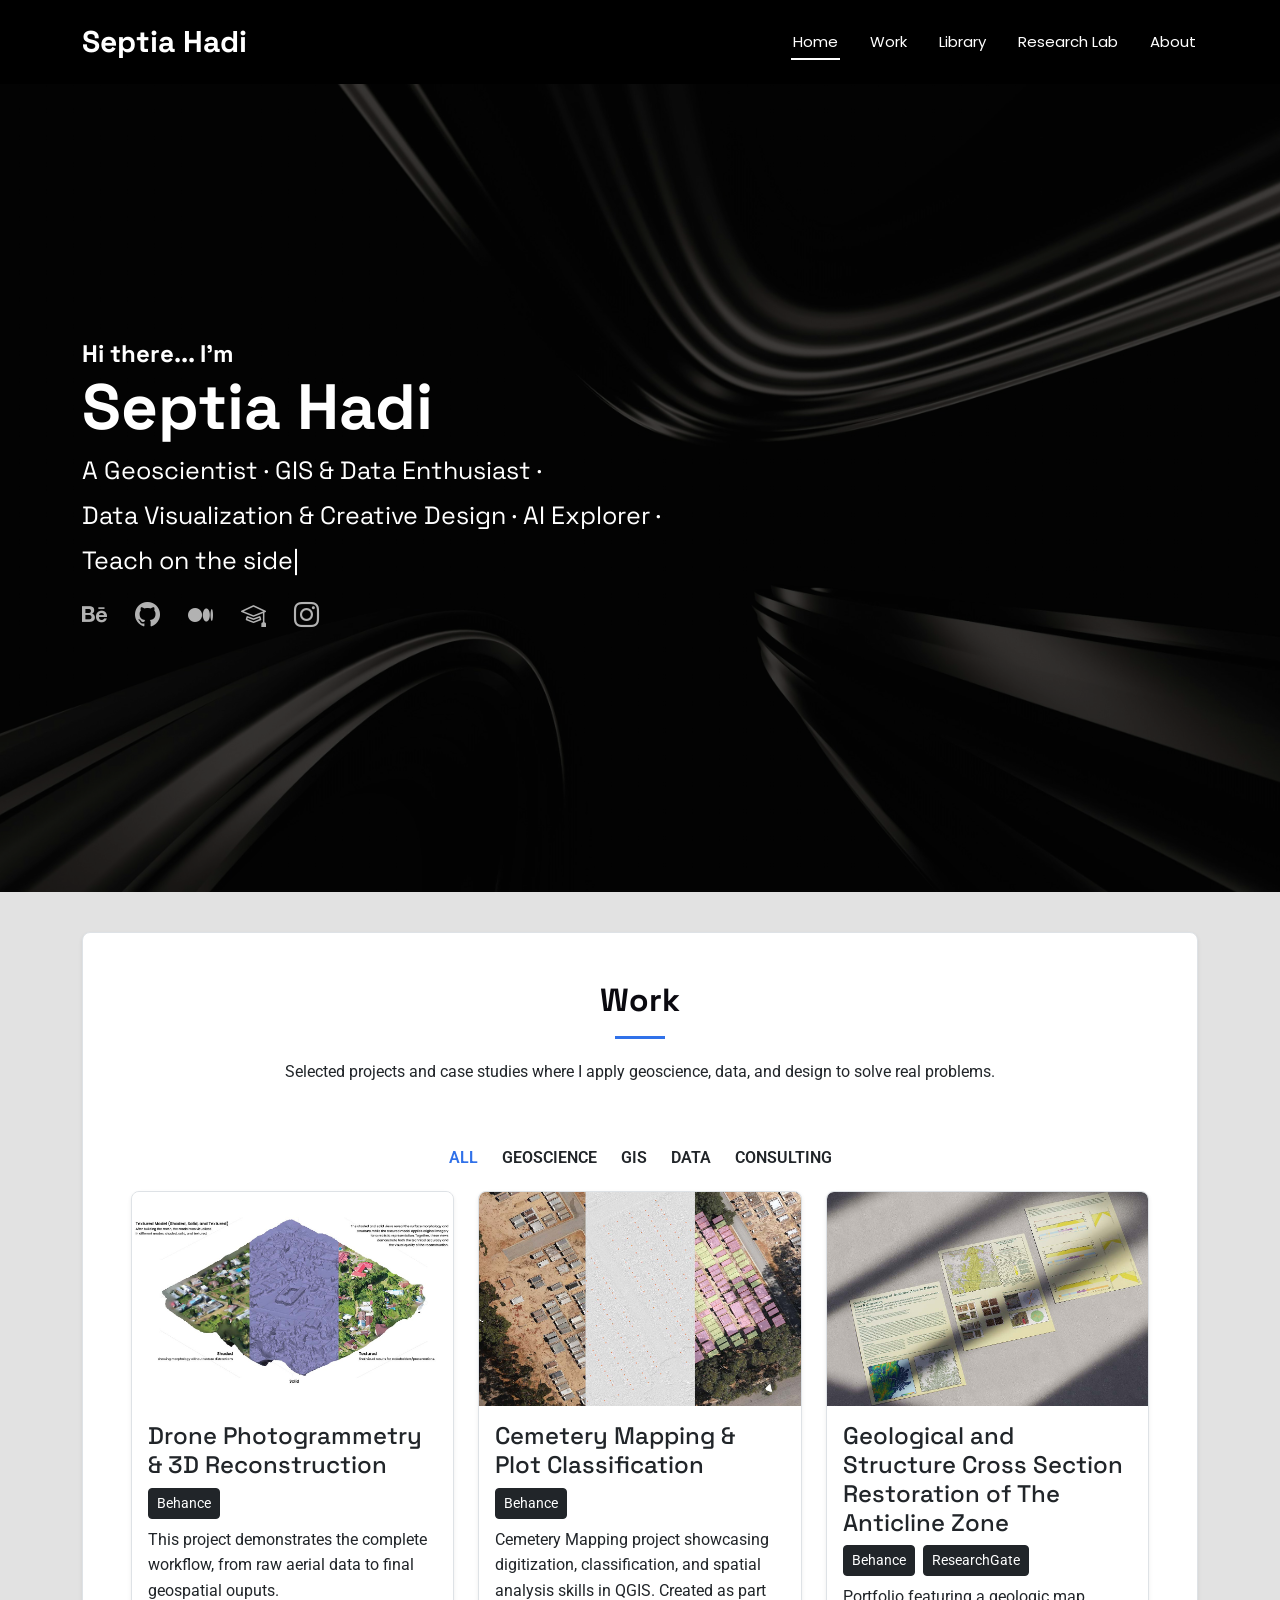
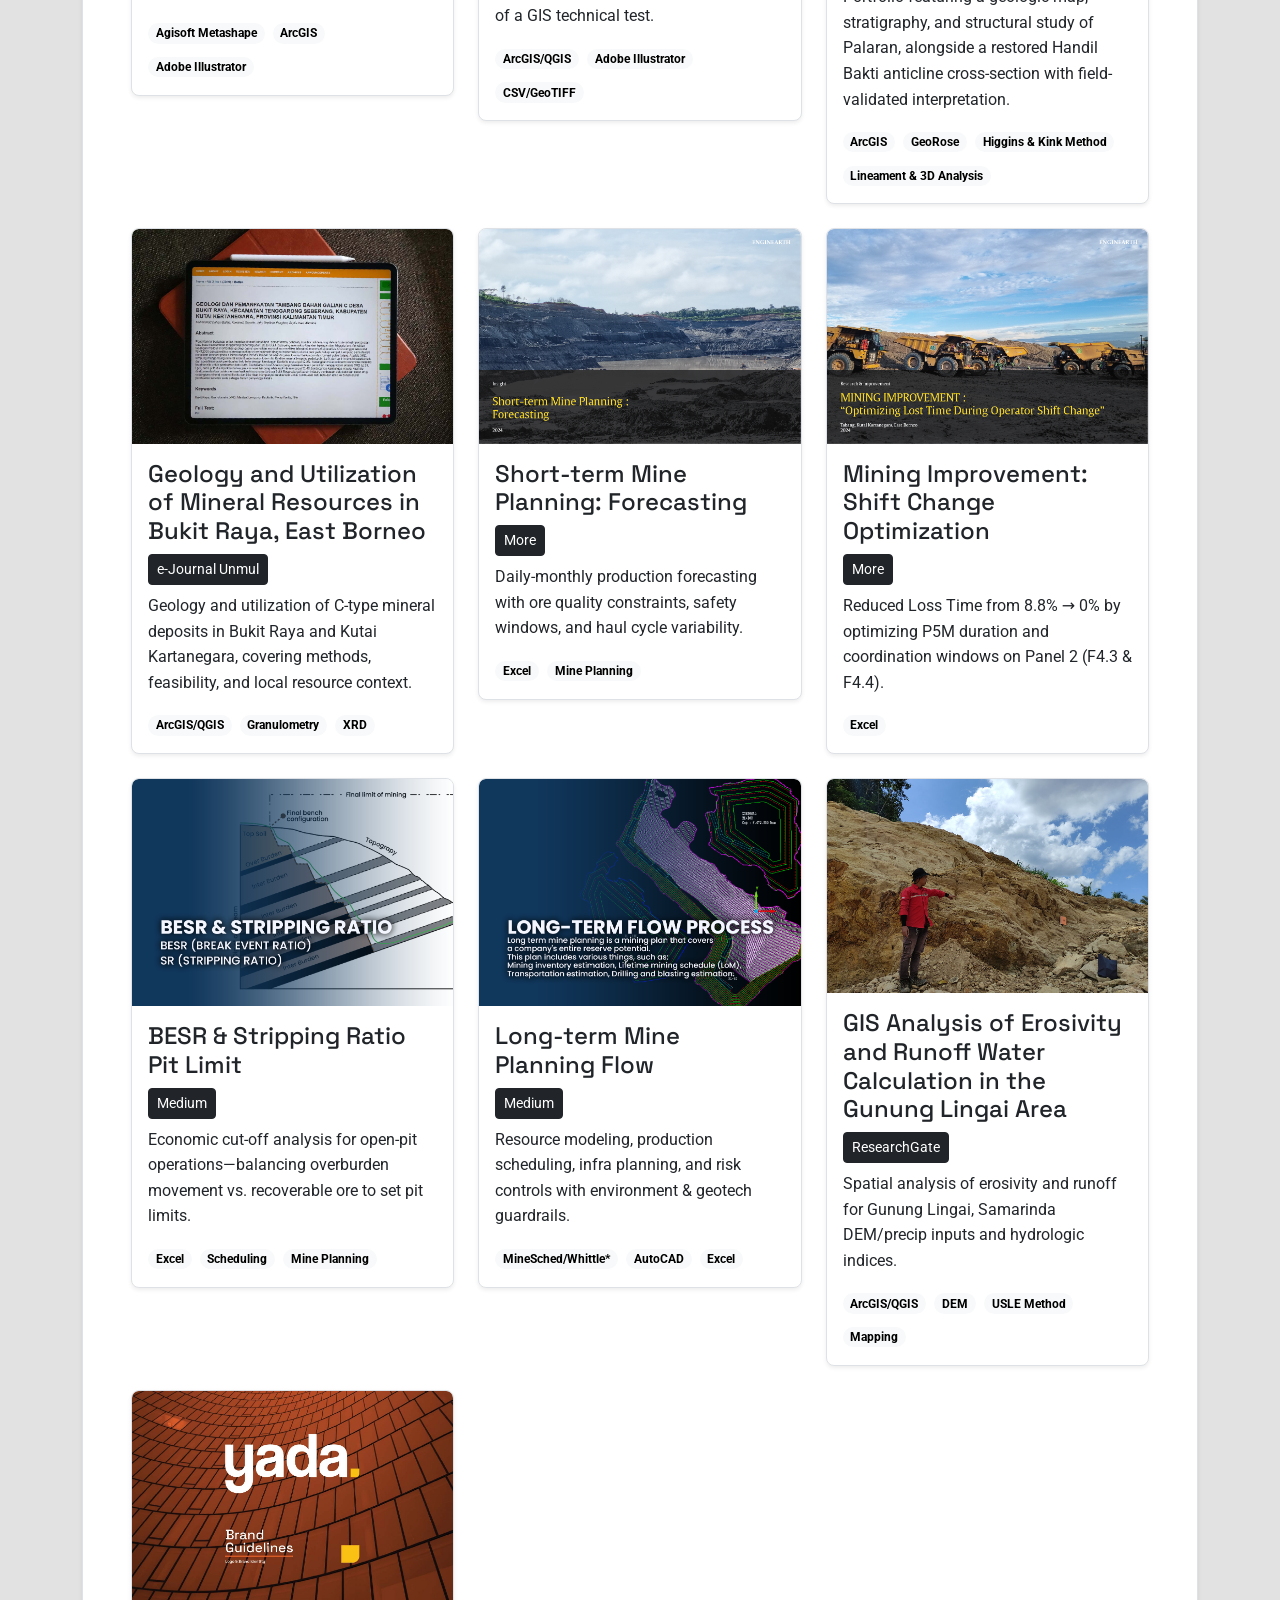
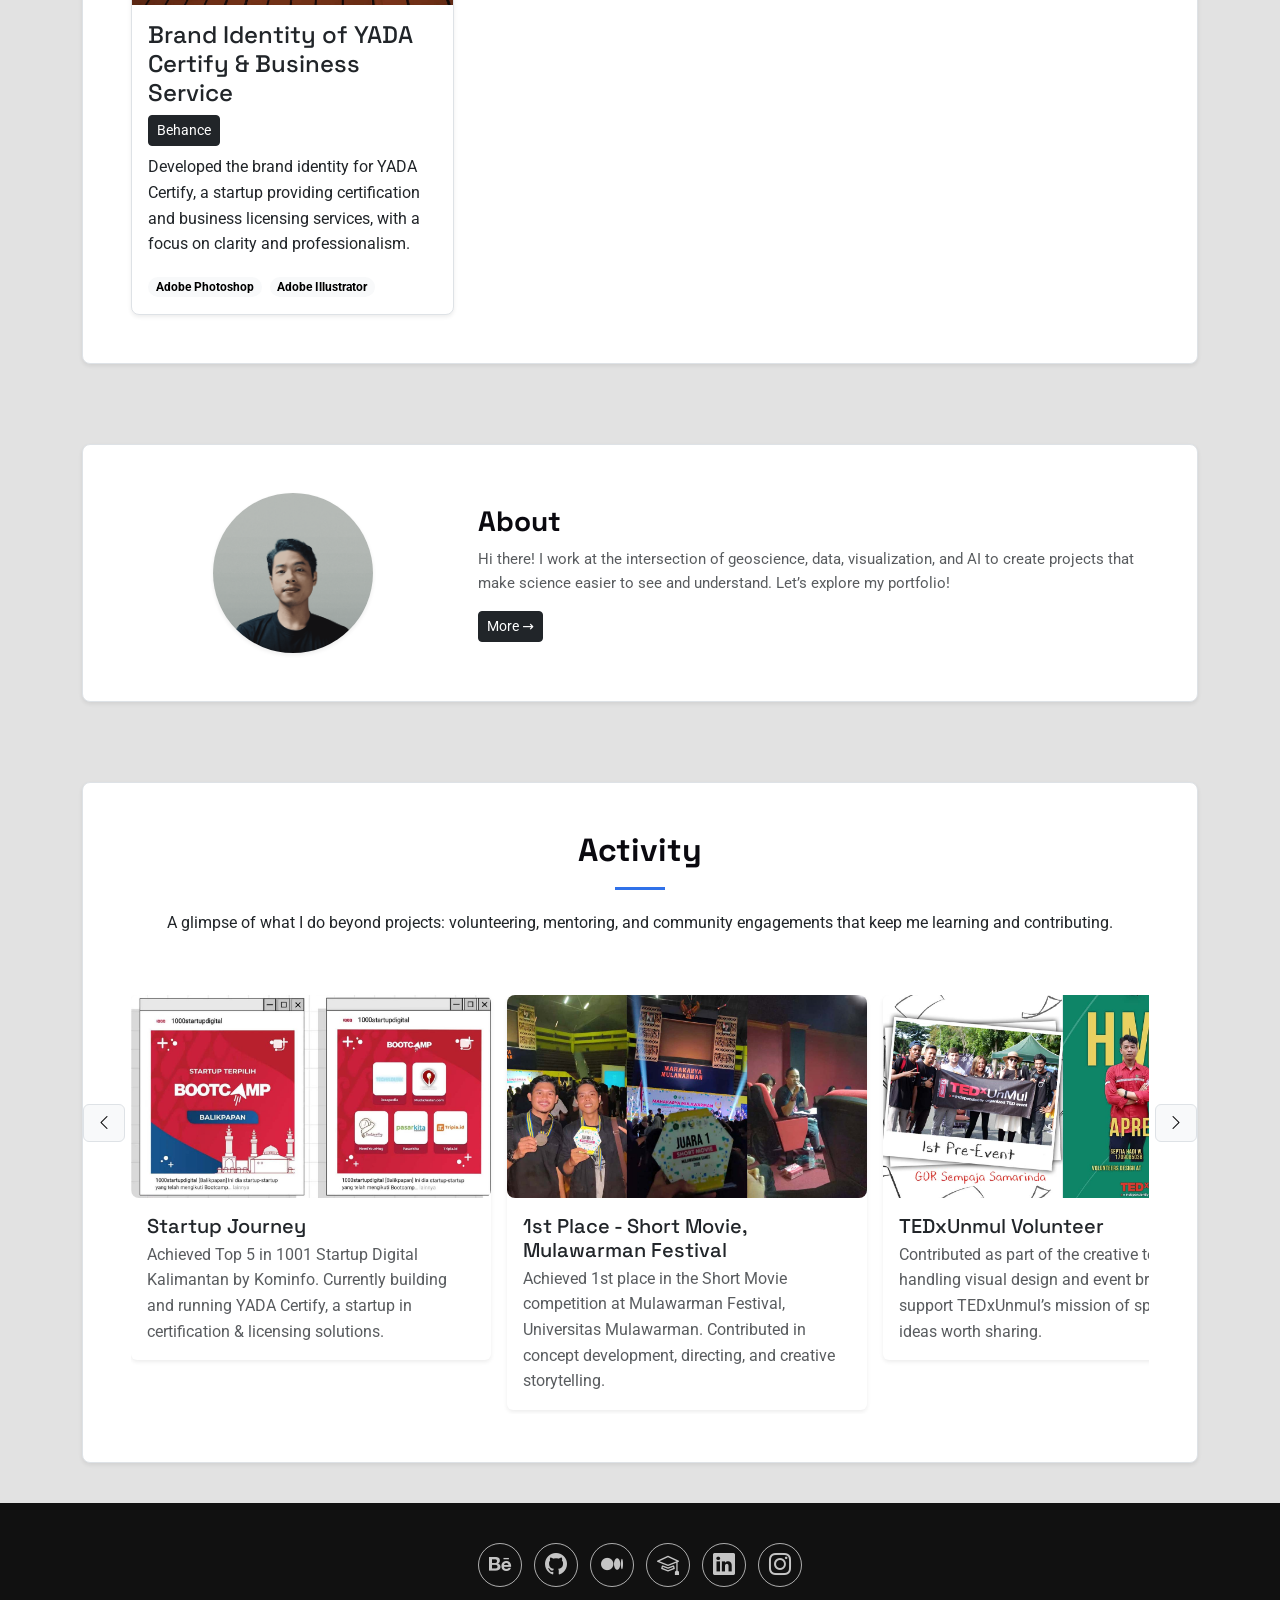
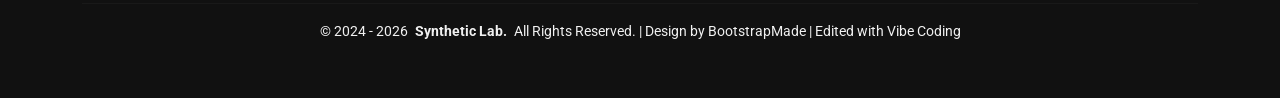
<file: index.html>
<!DOCTYPE html>
<html lang="en">
<head>
  <meta charset="utf-8">
  <meta content="width=device-width, initial-scale=1.0" name="viewport">
  <title>Septia Hadi</title>
  <meta name="description" content="Septia Hadi Wardana">
  <meta name="keywords" content="Septia Hadi">

  <!-- Favicons -->
  <link href="assets/img/favicon.png" rel="icon">
  <link href="assets/img/favicon.png" rel="apple-touch-icon">

  <!-- Fonts (single consolidated import) -->
  <link rel="preconnect" href="https://fonts.googleapis.com">
  <link rel="preconnect" href="https://fonts.gstatic.com" crossorigin>
  <link href="https://fonts.googleapis.com/css2?family=Roboto:wght@300;400;500;700&family=Poppins:wght@400;500;600&family=Raleway:wght@400;600;700&family=Space+Grotesk:wght@300..700&display=swap" rel="stylesheet">

  <!-- Preload hero image to improve LCP -->
  <link rel="preload" as="image" href="assets/img/hero-img-5.jpg" imagesrcset="assets/img/hero-img-5.jpg 1200w" imagesizes="100vw">

  <!-- Vendor CSS (only used libs) -->
  <link href="assets/vendor/bootstrap/css/bootstrap.min.css" rel="stylesheet">
  <link href="assets/vendor/bootstrap-icons/bootstrap-icons.css" rel="stylesheet">
  <link href="assets/vendor/aos/aos.css" rel="stylesheet">
  <link href="assets/vendor/glightbox/css/glightbox.min.css" rel="stylesheet">

  <!-- Main CSS -->
  <link href="assets/css/main.css" rel="stylesheet">
</head>

<body class="index-page">
  <!-- ============================ HEADER ============================ -->
  <header id="header" class="header d-flex align-items-center sticky-top">
    <div class="container-fluid container-xl position-relative d-flex align-items-center justify-content-between">

      <a href="index.html" class="logo d-flex align-items-center" aria-label="Go to Home">
        <h1 class="sitename mb-0">Septia Hadi</h1>
      </a>

      <nav id="navmenu" class="navmenu" aria-label="Primary">
        <ul>
          <li><a href="#hero" class="active">Home</a></li>
          <li><a href="#portfolio">Work</a></li>
          <li><a href="library.html">Library</a></li>
          <li><a href="research.html">Research Lab</a></li>
          <li><a href="about.html">About</a></li>
        </ul>
        <button class="mobile-nav-toggle d-xl-none" aria-label="Toggle navigation" aria-expanded="false">
          <i class="bi bi-list" aria-hidden="true"></i>
        </button>
      </nav>

    </div>
  </header>

  <main class="main">

    <!-- ============================= HERO ============================= -->
    <section id="hero" class="hero section dark-background">
      <img src="assets/img/hero-img-5.jpg" alt="Hero background" data-aos="fade-in" width="1200" height="675">

      <div class="container d-flex flex-column align-items-start justify-content-start text-start" data-aos="fade-up" data-aos-delay="80">
        <h1>Hi there... I'm</h1>
        <h2>Septia Hadi</h2>
        <p><span class="normal-font">A Geoscientist · GIS &amp; Data Enthusiast · </span></p>
        <p><span class="normal-font">Data Visualization &amp; Creative Design · AI Explorer · </span></p>
        <p><span class="typed" data-typed-items="Teach on the side, Sharing what I learn, Exploring with AI"></span></p>

        <div class="social-links mt-3">
          <a href="https://www.behance.net/septiahadi" target="_blank" rel="noopener" class="me-3" aria-label="Behance">
            <i class="bi bi-behance" aria-hidden="true"></i>
          </a>
          <a href="https://github.com/septiahadi" target="_blank" rel="noopener" class="me-3" aria-label="GitHub">
            <i class="bi bi-github" aria-hidden="true"></i>
          </a>
          <a href="https://medium.com/@septiahadi" target="_blank" rel="noopener" class="me-3" aria-label="Medium">
            <i class="bi bi-medium" aria-hidden="true"></i>
          </a>
          <a href="https://www.researchgate.net/profile/Septia-Hadi-Wardana" target="_blank" rel="noopener" class="me-3" aria-label="ResearchGate">
            <i class="bi bi-mortarboard" aria-hidden="true"></i>
          </a>
          <a href="https://www.instagram.com/septiahadi_" target="_blank" rel="noopener" class="me-3" aria-label="Instagram">
            <i class="bi bi-instagram" aria-hidden="true"></i>
          </a>
          <!-- Threads optional
          <a href="https://threads.net/@septiahadi_" target="_blank" rel="noopener" class="me-3" aria-label="Threads">
            <i class="bi bi-threads" aria-hidden="true"></i>
          </a>
          -->
        </div>
      </div>
    </section>

    <!-- ========================== WORK / PORTFOLIO ========================== -->
    <section id="portfolio" class="portfolio section" style="padding-top:32px; padding-bottom:32px;">
      <div class="container">
        <div class="card shadow-sm border rounded-3 p-4 p-md-5 my-2">

          <div class="section-title" data-aos="fade-up">
            <h2>Work</h2>
            <p>Selected projects and case studies where I apply geoscience, data, and design to solve real problems.</p>
          </div>

          <!-- Filters -->
          <ul class="portfolio-filters isotope-filters" role="tablist" aria-label="Portfolio filters" data-aos="fade-up" data-aos-delay="100">
            <li class="filter-btn filter-active" data-filter="*">All</li>
            <li class="filter-btn" data-filter=".geoscience">Geoscience</li>
            <li class="filter-btn" data-filter=".gis">GIS</li>
            <li class="filter-btn" data-filter=".data">Data</li>
            <li class="filter-btn" data-filter=".consulting">Consulting</li>
          </ul>

          <!-- Grid -->
          <div class="row gy-4 isotope-container" id="portfolio-grid" data-aos="fade-up" data-aos-delay="200">

<!-- ====== PORTFOLIO GEOSCIENCE DARI BAWAH KE ATAS ============================================================================ -->
            <!-- GEOSCIENCE 6 -->
            <div class="col-lg-4 col-md-6 portfolio-item isotope-item geoscience" data-date="2025-08-31" aria-label="Geological and Structure Cross Section Restoration of The Anticline Zone">
              <div class="card h-100 shadow-sm border rounded-3 overflow-hidden">
                <a href="assets/img/portfolio/thesis-mapping.jpg" class="glightbox" data-gallery="portfolio-gallery-app" aria-label="Preview Thesis Structure">
                  <img src="assets/img/portfolio/thesis-mapping.jpg" class="card-img-top" alt="Cross-section restoration — Handil Bakti" loading="lazy">
                </a>
                <div class="card-body d-flex flex-column">
                  <h4 class="card-title mb-2">Geological and Structure Cross Section Restoration of The Anticline Zone</h4>
                  <div class="project-links d-flex flex-wrap gap-2 mb-2">
                    <a class="btn btn-sm btn-dark" href="https://www.behance.net/gallery/226907647/Geological-Mapping-of-Anticline-Zone-in-Palaran-Borneo" target="_blank" rel="noopener">Behance</a>
                    <a class="btn btn-sm btn-dark" href="https://www.researchgate.net/profile/Septia-Hadi-Wardana" target="_blank" rel="noopener">ResearchGate</a>
                  </div>
                  <p class="card-text mb-3">Portfolio featuring a geologic map, stratigraphy, and structural study of Palaran, alongside a restored Handil Bakti anticline cross-section with field-validated interpretation.</p>
                  <ul class="tools list-unstyled d-flex flex-wrap gap-2 mt-auto mb-0">
                    <li><span class="badge rounded-pill text-bg-light">ArcGIS</span></li>
                    <li><span class="badge rounded-pill text-bg-light">GeoRose</span></li>
                    <li><span class="badge rounded-pill text-bg-light">Higgins &amp; Kink Method</span></li>
                    <li><span class="badge rounded-pill text-bg-light">Lineament &amp; 3D Analysis</span></li>
                  </ul>
                </div>
              </div>
            </div>

            <!-- GEOSCIENCE 5 -->
            <div class="col-lg-4 col-md-6 portfolio-item isotope-item geoscience" data-date="2025-08-24" aria-label="Geology and Utilization of Mineral Resources in Bukit Raya, East Borneo">
              <div class="card h-100 shadow-sm border rounded-3 overflow-hidden">
                <a href="assets/img/portfolio/C resources.jpg" class="glightbox" data-gallery="portfolio-gallery-app" aria-label="Preview Mineral C Utilization">
                  <img src="assets/img/portfolio/C resources.jpg" class="card-img-top" alt="C Mineral Resources — Bukit Raya" loading="lazy">
                </a>
                <div class="card-body d-flex flex-column">
                  <h4 class="card-title mb-2">Geology and Utilization of Mineral Resources in Bukit Raya, East Borneo</h4>
                  <div class="project-links d-flex flex-wrap gap-2 mb-2">
                    <a class="btn btn-sm btn-dark" href="https://e-journals.unmul.ac.id/index.php/TG/article/view/6450" target="_blank" rel="noopener">e-Journal Unmul</a>
                  </div>
                  <p class="card-text mb-3">Geology and utilization of C-type mineral deposits in Bukit Raya and Kutai Kartanegara, covering methods, feasibility, and local resource context.</p>
                  <ul class="tools list-unstyled d-flex flex-wrap gap-2 mt-auto mb-0">
                    <li><span class="badge rounded-pill text-bg-light">ArcGIS/QGIS</span></li>
                    <li><span class="badge rounded-pill text-bg-light">Granulometry</span></li>
                    <li><span class="badge rounded-pill text-bg-light">XRD</span></li>
                  </ul>
                </div>
              </div>
            </div>

            <!-- GEOSCINCE 4 -->
            <div class="col-lg-4 col-md-6 portfolio-item isotope-item geoscience" data-date="2025-08-18" aria-label="Short-term Mine Planning: Forecasting">
              <div class="card h-100 shadow-sm border rounded-3 overflow-hidden">
                <a href="assets/img/portfolio/short-term-forecasting.png" class="glightbox" data-gallery="portfolio-gallery-app" aria-label="Preview Short-term Forecasting">
                  <img src="assets/img/portfolio/short-term-forecasting.png" class="card-img-top" alt="Short-term Mine Planning — Forecasting" loading="lazy">
                </a>
                <div class="card-body d-flex flex-column">
                  <h4 class="card-title mb-2">Short-term Mine Planning: Forecasting</h4>
                  <div class="project-links d-flex flex-wrap gap-2 mb-2">
                    <a class="btn btn-sm btn-dark" href="https://drive.google.com/file/d/1YYc7R0ngNl-bxmYIabHUtcRuqEPh7b5A/view?usp=sharing" target="_blank" rel="noopener">More</a>
                  </div>
                  <p class="card-text mb-3">Daily-monthly production forecasting with ore quality constraints, safety windows, and haul cycle variability.</p>
                  <ul class="tools list-unstyled d-flex flex-wrap gap-2 mt-auto mb-0">
                    <li><span class="badge rounded-pill text-bg-light">Excel</span></li>
                    <li><span class="badge rounded-pill text-bg-light">Mine Planning</span></li>
                  </ul>
                </div>
              </div>
            </div>

            <!-- GEOSCIENCE 3 -->
            <div class="col-lg-4 col-md-6 portfolio-item isotope-item geoscience" data-date="2025-08-12" aria-label="Mining Improvement: Shift Change Optimization">
              <div class="card h-100 shadow-sm border rounded-3 overflow-hidden">
                <a href="assets/img/portfolio/improvement.png" class="glightbox" data-gallery="portfolio-gallery-app" aria-label="Preview Mining Improvement">
                  <img src="assets/img/portfolio/improvement.png" class="card-img-top" alt="Mining Improvement — Shift Change" loading="lazy">
                </a>
                <div class="card-body d-flex flex-column">
                  <h4 class="card-title mb-2">Mining Improvement: Shift Change Optimization</h4>
                  <div class="project-links d-flex flex-wrap gap-2 mb-2">
                    <a class="btn btn-sm btn-dark" href="https://drive.google.com/file/d/1AMleddajtrNzSu20CA59-ZBj1AzIqWbc/view?usp=sharing" target="_blank" rel="noopener">More</a>
                  </div>
                  <p class="card-text mb-3">Reduced Loss Time from 8.8% → 0% by optimizing P5M duration and coordination windows on Panel 2 (F4.3 &amp; F4.4).</p>
                  <ul class="tools list-unstyled d-flex flex-wrap gap-2 mt-auto mb-0">
                    <li><span class="badge rounded-pill text-bg-light">Excel</span></li>
                  </ul>
                </div>
              </div>
            </div>

            <!-- GEOSCIENCE 2 -->
            <div class="col-lg-4 col-md-6 portfolio-item isotope-item geoscience" data-date="2025-08-05" aria-label="BESR &amp; Stripping Ratio Pit Limit">
              <div class="card h-100 shadow-sm border rounded-3 overflow-hidden">
                <a href="assets/img/portfolio/besr.png" class="glightbox" data-gallery="portfolio-gallery-insight" aria-label="Preview BESR">
                  <img src="assets/img/portfolio/besr.png" class="card-img-top" alt="BESR &amp; Pit Limit" loading="lazy">
                </a>
                <div class="card-body d-flex flex-column">
                  <h4 class="card-title mb-2">BESR &amp; Stripping Ratio Pit Limit</h4>
                  <div class="project-links d-flex flex-wrap gap-2 mb-2">
                    <a class="btn btn-sm btn-dark" href="https://septiahadi.medium.com/besr-break-even-stripping-ratio-stripping-ratio-pit-limit-mineportofolio-337b28f79fb4" target="_blank" rel="noopener">Medium</a>
                  </div>
                  <p class="card-text mb-3">Economic cut-off analysis for open-pit operations—balancing overburden movement vs. recoverable ore to set pit limits.</p>
                  <ul class="tools list-unstyled d-flex flex-wrap gap-2 mt-auto mb-0">
                    <li><span class="badge rounded-pill text-bg-light">Excel</span></li>
                    <li><span class="badge rounded-pill text-bg-light">Scheduling</span></li>
                    <li><span class="badge rounded-pill text-bg-light">Mine Planning</span></li>
                  </ul>
                </div>
              </div>
            </div>

            <!-- GEOSCIENCE 1 -->
            <div class="col-lg-4 col-md-6 portfolio-item isotope-item geoscience" data-date="2025-07-28" aria-label="Long-term Mine Planning Flow">
              <div class="card h-100 shadow-sm border rounded-3 overflow-hidden">
                <a href="assets/img/portfolio/long-term-process.png" class="glightbox" data-gallery="portfolio-gallery-insight" aria-label="Preview Long-term Planning">
                  <img src="assets/img/portfolio/long-term-process.png" class="card-img-top" alt="Long-term planning flow" loading="lazy">
                </a>
                <div class="card-body d-flex flex-column">
                  <h4 class="card-title mb-2">Long-term Mine Planning Flow</h4>
                  <div class="project-links d-flex flex-wrap gap-2 mb-2">
                    <a class="btn btn-sm btn-dark" href="https://septiahadi.medium.com/long-term-mine-planning-flow-process-9f9b1337d91e" target="_blank" rel="noopener">Medium</a>
                  </div>
                  <p class="card-text mb-3">Resource modeling, production scheduling, infra planning, and risk controls with environment &amp; geotech guardrails.</p>
                  <ul class="tools list-unstyled d-flex flex-wrap gap-2 mt-auto mb-0">
                    <li><span class="badge rounded-pill text-bg-light">MineSched/Whittle*</span></li>
                    <li><span class="badge rounded-pill text-bg-light">AutoCAD</span></li>
                    <li><span class="badge rounded-pill text-bg-light">Excel</span></li>
                  </ul>
                </div>
              </div>
            </div>

<!-- ====== PORTFOLIO GIS DARI BAWAH KE ATAS ============================================================================ -->
            <!-- GIS 3 -->
            <div class="col-lg-4 col-md-6 portfolio-item isotope-item gis" data-date="2025-09-25" aria-label="Mapping Using Drone">
              <div class="card h-100 shadow-sm border rounded-3 overflow-hidden">
                <a href="assets/img/portfolio/drone mapping.jpg" class="glightbox" data-gallery="portfolio-gallery-insight" aria-label="Preview Drone Mapping">
                  <img src="assets/img/portfolio/drone mapping.jpg" class="card-img-top" alt="Drone mapping — Teluk Bintuni" loading="lazy">
                </a>
                <div class="card-body d-flex flex-column">
                  <h4 class="card-title mb-2">Drone Photogrammetry & 3D Reconstruction</h4>
                  <div class="project-links d-flex flex-wrap gap-2 mb-2">
                    <a class="btn btn-sm btn-dark" href="https://www.behance.net/gallery/234887809/Drone-Photogrammetry-3D-Reconstruction" target="_blank" rel="noopener">Behance</a>
                  </div>
                  <p class="card-text mb-3">This project demonstrates the complete workflow, from raw aerial data to final geospatial ouputs.</p>
                  <ul class="tools list-unstyled d-flex flex-wrap gap-2 mt-auto mb-0">
                    <li><span class="badge rounded-pill text-bg-light">Agisoft Metashape</span></li>
                    <li><span class="badge rounded-pill text-bg-light">ArcGIS</span></li>
                    <li><span class="badge rounded-pill text-bg-light">Adobe Illustrator</span></li>
                  </ul>
                </div>
              </div>
            </div>

            <!-- GIS 2 -->
            <div class="col-lg-4 col-md-6 portfolio-item isotope-item gis" data-date="2025-09-10" aria-label="Cemetery Mapping &amp; Plot Classification — GIS Technical Project">
              <div class="card h-100 shadow-sm border rounded-3 overflow-hidden">
                <a href="assets/img/portfolio/Cemetary2.jpg" class="glightbox" data-gallery="portfolio-gallery-insight" aria-label="Preview Drone Mapping">
                  <img src="assets/img/portfolio/Cemetary2.jpg" class="card-img-top" alt="Cemetery mapping project" loading="lazy">
                </a>
                <div class="card-body d-flex flex-column">
                  <h4 class="card-title mb-2">Cemetery Mapping &amp; Plot Classification</h4>
                  <div class="project-links d-flex flex-wrap gap-2 mb-2">
                    <a class="btn btn-sm btn-dark" href="https://www.behance.net/gallery/234263651/Cemetery-Mapping-Plot-Classification-GIS-Project" target="_blank" rel="noopener">Behance</a>
                  </div>
                  <p class="card-text mb-3">Cemetery Mapping project showcasing digitization, classification, and spatial analysis skills in QGIS. Created as part of a GIS technical test.</p>
                  <ul class="tools list-unstyled d-flex flex-wrap gap-2 mt-auto mb-0">
                    <li><span class="badge rounded-pill text-bg-light">ArcGIS/QGIS</span></li>
                    <li><span class="badge rounded-pill text-bg-light">Adobe Illustrator</span></li>
                    <li><span class="badge rounded-pill text-bg-light">CSV/GeoTIFF</span></li>
                  </ul>
                </div>
              </div>
            </div>

            <!-- GIS 1 -->
            <div class="col-lg-4 col-md-6 portfolio-item isotope-item gis" data-date="2025-07-14" aria-label="GIS Analysis of Erosivity and Runoff Water Calculation in the Gunung Lingai Area">
              <div class="card h-100 shadow-sm border rounded-3 overflow-hidden">
                <a href="assets/img/portfolio/erosivitas.jpg" class="glightbox" data-gallery="portfolio-gallery-app" aria-label="Preview Erosivity GIS">
                  <img src="assets/img/portfolio/erosivitas.jpg" class="card-img-top" alt="Erosivity &amp; runoff — GIS" loading="lazy">
                </a>
                <div class="card-body d-flex flex-column">
                  <h4 class="card-title mb-2">GIS Analysis of Erosivity and Runoff Water Calculation in the Gunung Lingai Area</h4>
                  <div class="project-links d-flex flex-wrap gap-2 mb-2">
                    <a class="btn btn-sm btn-dark" href="https://drive.google.com/file/d/1UuHQykqvflIzIGz6r37oJo85gh1WY4OM/view?usp=sharing" target="_blank" rel="noopener">ResearchGate</a>
                  </div>
                  <p class="card-text mb-3">Spatial analysis of erosivity and runoff for Gunung Lingai, Samarinda DEM/precip inputs and hydrologic indices.</p>
                  <ul class="tools list-unstyled d-flex flex-wrap gap-2 mt-auto mb-0">
                    <li><span class="badge rounded-pill text-bg-light">ArcGIS/QGIS</span></li>
                    <li><span class="badge rounded-pill text-bg-light">DEM</span></li>
                    <li><span class="badge rounded-pill text-bg-light">USLE Method</span></li>
                    <li><span class="badge rounded-pill text-bg-light">Mapping</span></li>
                  </ul>
                </div>
              </div>
            </div>

<!-- ====== PORTFOLIO CONSULTING DARI BAWAH KE ATAS ============================================================================ -->
            <!-- CONSULTING 1 -->
            <div class="col-lg-4 col-md-6 portfolio-item isotope-item consulting" data-date="2024-09-10" aria-label="Brand Identity of YADA Certify & Business Service">
              <div class="card h-100 shadow-sm border rounded-3 overflow-hidden">
                <a href="assets/img/portfolio/yada brand guideline.jpg" class="glightbox" data-gallery="portfolio-gallery-insight" aria-label="Preview Drone Mapping">
                  <img src="assets/img/portfolio/yada brand guideline.jpg" class="card-img-top" alt="Cemetery mapping project" loading="lazy">
                </a>
                <div class="card-body d-flex flex-column">
                  <h4 class="card-title mb-2">Brand Identity of YADA Certify & Business Service</h4>
                  <div class="project-links d-flex flex-wrap gap-2 mb-2">
                    <a class="btn btn-sm btn-dark" href="https://www.behance.net/gallery/233051169/Brand-Identity-of-YADA-Certify-Business-Service" target="_blank" rel="noopener">Behance</a>
                  </div>
                  <p class="card-text mb-3">Developed the brand identity for YADA Certify, a startup providing certification and business licensing services, with a focus on clarity and professionalism.</p>
                  <ul class="tools list-unstyled d-flex flex-wrap gap-2 mt-auto mb-0">
                    <li><span class="badge rounded-pill text-bg-light">Adobe Photoshop</span></li>
                    <li><span class="badge rounded-pill text-bg-light">Adobe Illustrator</span></li>
                  </ul>
                </div>
              </div>
            </div>

          </div><!-- /#portfolio-grid -->
        </div><!-- /.card -->
      </div><!-- /.container -->
    </section>

    <!-- ============================ ABOUT PREVIEW =========================== -->
    <section id="about-preview" class="about-preview section" style="padding-top:32px; padding-bottom:32px;">
      <div class="container">
        <div class="card shadow-sm border rounded-3 p-4 p-md-5 my-2">
          <div class="row align-items-center g-4">
            <div class="col-md-4 text-center">
              <img src="assets/img/Profile-hadi.png" alt="Portrait of Septia Hadi Wardana" class="img-fluid rounded-circle shadow-sm" style="max-width: 160px;" loading="lazy">
            </div>
            <div class="col-md-8">
              <h2>About</h2>
              <p class="text-muted mb-3">
                Hi there! I work at the intersection of geoscience, data, visualization, and AI to create projects that make science easier to see and understand. Let’s explore my portfolio!
              </p>
              <a href="about.html" class="btn btn-dark btn-sm" aria-label="More about Septia Hadi">More →</a>
            </div>
          </div>
        </div><!-- /.card -->
      </div>
    </section>

    <!-- ============================ ACTIVITY (HORIZONTAL SCROLLER) =========================== -->
    <section id="activity" class="activity section" style="padding-top:32px; padding-bottom:32px;">
      <div class="container">
        <div class="card shadow-sm border rounded-3 p-4 p-md-5 my-2 position-relative">

          <div class="section-title" data-aos="fade-up">
            <h2>Activity</h2>
            <p>A glimpse of what I do beyond projects: volunteering, mentoring, and community engagements that keep me learning and contributing.</p>
          </div>

          <!-- Controls -->
          <button class="btn btn-light border position-absolute top-50 start-0 translate-middle-y d-none d-md-inline-flex activity-prev"
                  type="button" aria-label="Scroll activities left" style="z-index:2;">
            <i class="bi bi-chevron-left"></i>
          </button>
          <button class="btn btn-light border position-absolute top-50 end-0 translate-middle-y d-none d-md-inline-flex activity-next"
                  type="button" aria-label="Scroll activities right" style="z-index:2;">
            <i class="bi bi-chevron-right"></i>
          </button>

          <!-- Scroller -->
          <div class="activity-scroller d-flex flex-nowrap gap-3 overflow-auto pb-1" role="region" aria-label="Activity list" tabindex="0" data-aos="fade-up" data-aos-delay="100" style="--activity-gap: 1rem;">
            <!-- Item 1 -->
            <div class="activity-card card h-100 shadow-sm border-0">
              <img src="assets/img/activity/startup.jpg" class="card-img-top rounded-3" alt="Volunteer Geoscience Educator" loading="lazy">
              <div class="card-body">
                <h5 class="card-title mb-1">Startup Journey</h5>
                <p class="card-text text-muted mb-0">Achieved Top 5 in 1001 Startup Digital Kalimantan by Kominfo. Currently building and running YADA Certify, a startup in certification & licensing solutions.</p>
              </div>
            </div>
            <!-- Item 2 -->
            <div class="activity-card card h-100 shadow-sm border-0">
              <img src="assets/img/activity/shortmovie.jpg" class="card-img-top rounded-3" alt="Volunteer Geoscience Educator" loading="lazy">
              <div class="card-body">
                <h5 class="card-title mb-1">1st Place - Short Movie, Mulawarman Festival</h5>
                <p class="card-text text-muted mb-0">Achieved 1st place in the Short Movie competition at Mulawarman Festival, Universitas Mulawarman. Contributed in concept development, directing, and creative storytelling.</p>
              </div>
            </div>
            <!-- Item 3 -->
            <div class="activity-card card h-100 shadow-sm border-0">
              <img src="assets/img/activity/TEDxUnmul.jpg" class="card-img-top rounded-3" alt="Volunteer Geoscience Educator" loading="lazy">
              <div class="card-body">
                <h5 class="card-title mb-1">TEDxUnmul Volunteer</h5>
                <p class="card-text text-muted mb-0">Contributed as part of the creative team, handling visual design and event branding to support TEDxUnmul’s mission of spreading ideas worth sharing.</p>
              </div>
            </div>
            <!-- Item 4 -->
            <div class="activity-card card h-100 shadow-sm border-0">
              <img src="assets/img/activity/mentoring.jpg" class="card-img-top rounded-3" alt="Volunteer Geoscience Educator" loading="lazy">
              <div class="card-body">
                <h5 class="card-title mb-1">Mentorship & Talks - Design Training (BEM FT, Gamakipka, etc.)</h5>
                <p class="card-text text-muted mb-0">Provided mentorship and hands-on training in design for student organizations, helping peers build stronger creative and branding capabilities.</p>
              </div>
            </div>
          </div><!-- /.activity-scroller -->
        </div><!-- /.card -->
      </div>
    </section>

  </main>

  <!-- ============================== FOOTER ============================== -->
  <footer id="footer" class="footer accent-background">
    <div class="container text-center">

      <div class="social-links d-flex justify-content-center mb-3">
        <a href="https://www.behance.net/septiahadi" target="_blank" rel="noopener" aria-label="Behance"><i class="bi bi-behance" aria-hidden="true"></i></a>
        <a href="https://github.com/septiahadi" target="_blank" rel="noopener" aria-label="GitHub"><i class="bi bi-github" aria-hidden="true"></i></a>
        <a href="https://medium.com/@septiahadi" target="_blank" rel="noopener" aria-label="Medium"><i class="bi bi-medium" aria-hidden="true"></i></a>
        <a href="https://www.researchgate.net/profile/Septia-Hadi-Wardana" target="_blank" rel="noopener" aria-label="ResearchGate"><i class="bi bi-mortarboard" aria-hidden="true"></i></a>
        <a href="https://www.linkedin.com/in/septiahadi" target="_blank" rel="noopener" aria-label="LinkedIn"><i class="bi bi-linkedin" aria-hidden="true"></i></a>
        <a href="https://www.instagram.com/septiahadi_" target="_blank" rel="noopener" aria-label="Instagram"><i class="bi bi-instagram" aria-hidden="true"></i></a>
      </div>

      <hr class="my-3" style="border-color: rgba(181, 181, 181, 0.2);">

      <div class="copyright">
        <p>© 2024 - <span></span>
          <strong class="px-1 sitename">Synthetic Lab.</strong>
          <span>All Rights Reserved. | Design by BootstrapMade
 | Edited with Vibe Coding</span>
        </p>
      </div>
    </div>
  </footer>

  <!-- Scroll Top -->
  <a href="#" id="scroll-top" class="scroll-top d-flex align-items-center justify-content-center" aria-label="Scroll to top">
    <i class="bi bi-arrow-up-short" aria-hidden="true"></i>
  </a>

  <!-- Preloader -->
  <div id="preloader" aria-hidden="true"></div>

  <!-- Vendor JS (only what’s used here) -->
  <script src="assets/vendor/bootstrap/js/bootstrap.bundle.min.js" defer></script>
  <script src="assets/vendor/aos/aos.js" defer></script>
  <script src="assets/vendor/typed.js/typed.umd.js" defer></script>
  <script src="assets/vendor/glightbox/js/glightbox.min.js" defer></script>
  <script src="assets/vendor/imagesloaded/imagesloaded.pkgd.min.js" defer></script>
  <script src="assets/vendor/isotope-layout/isotope.pkgd.min.js" defer></script>

  <!-- Main JS -->
  <script src="assets/js/main.js" defer></script>
</body>
</html>
</file>
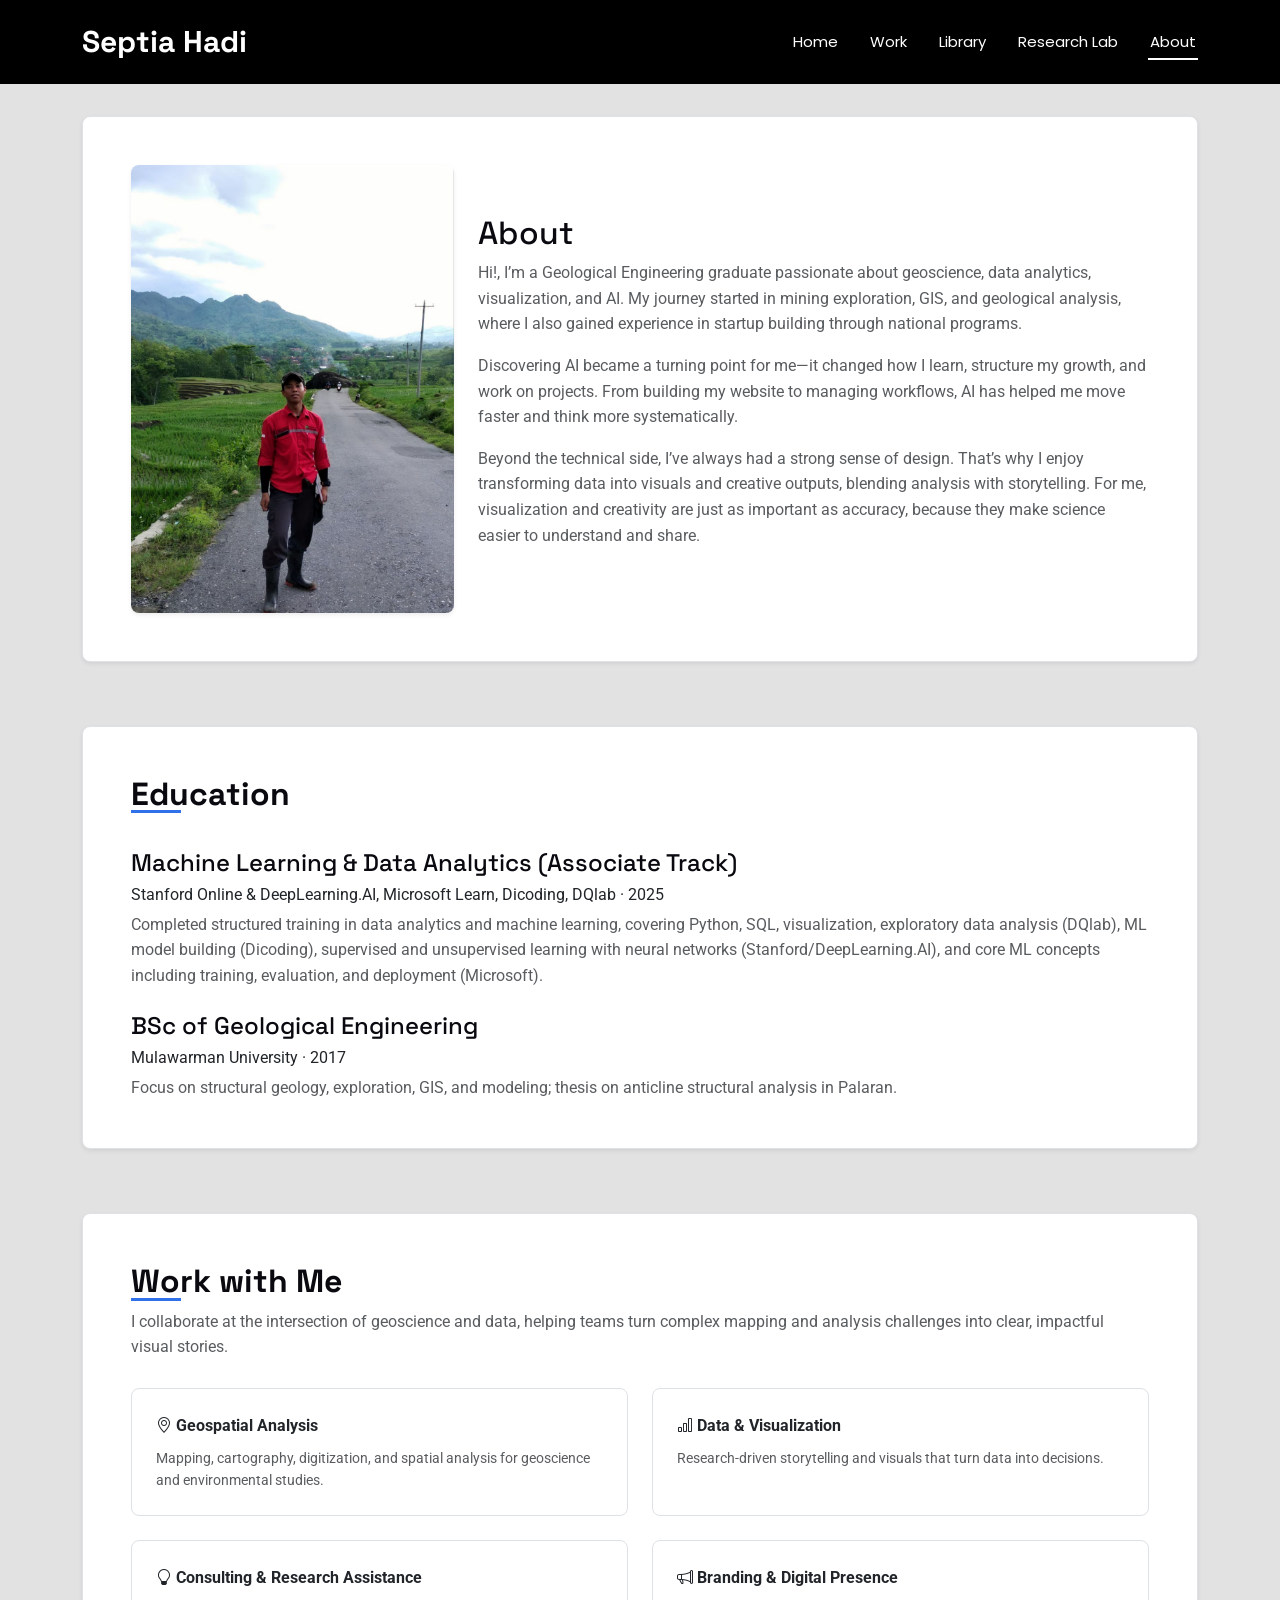
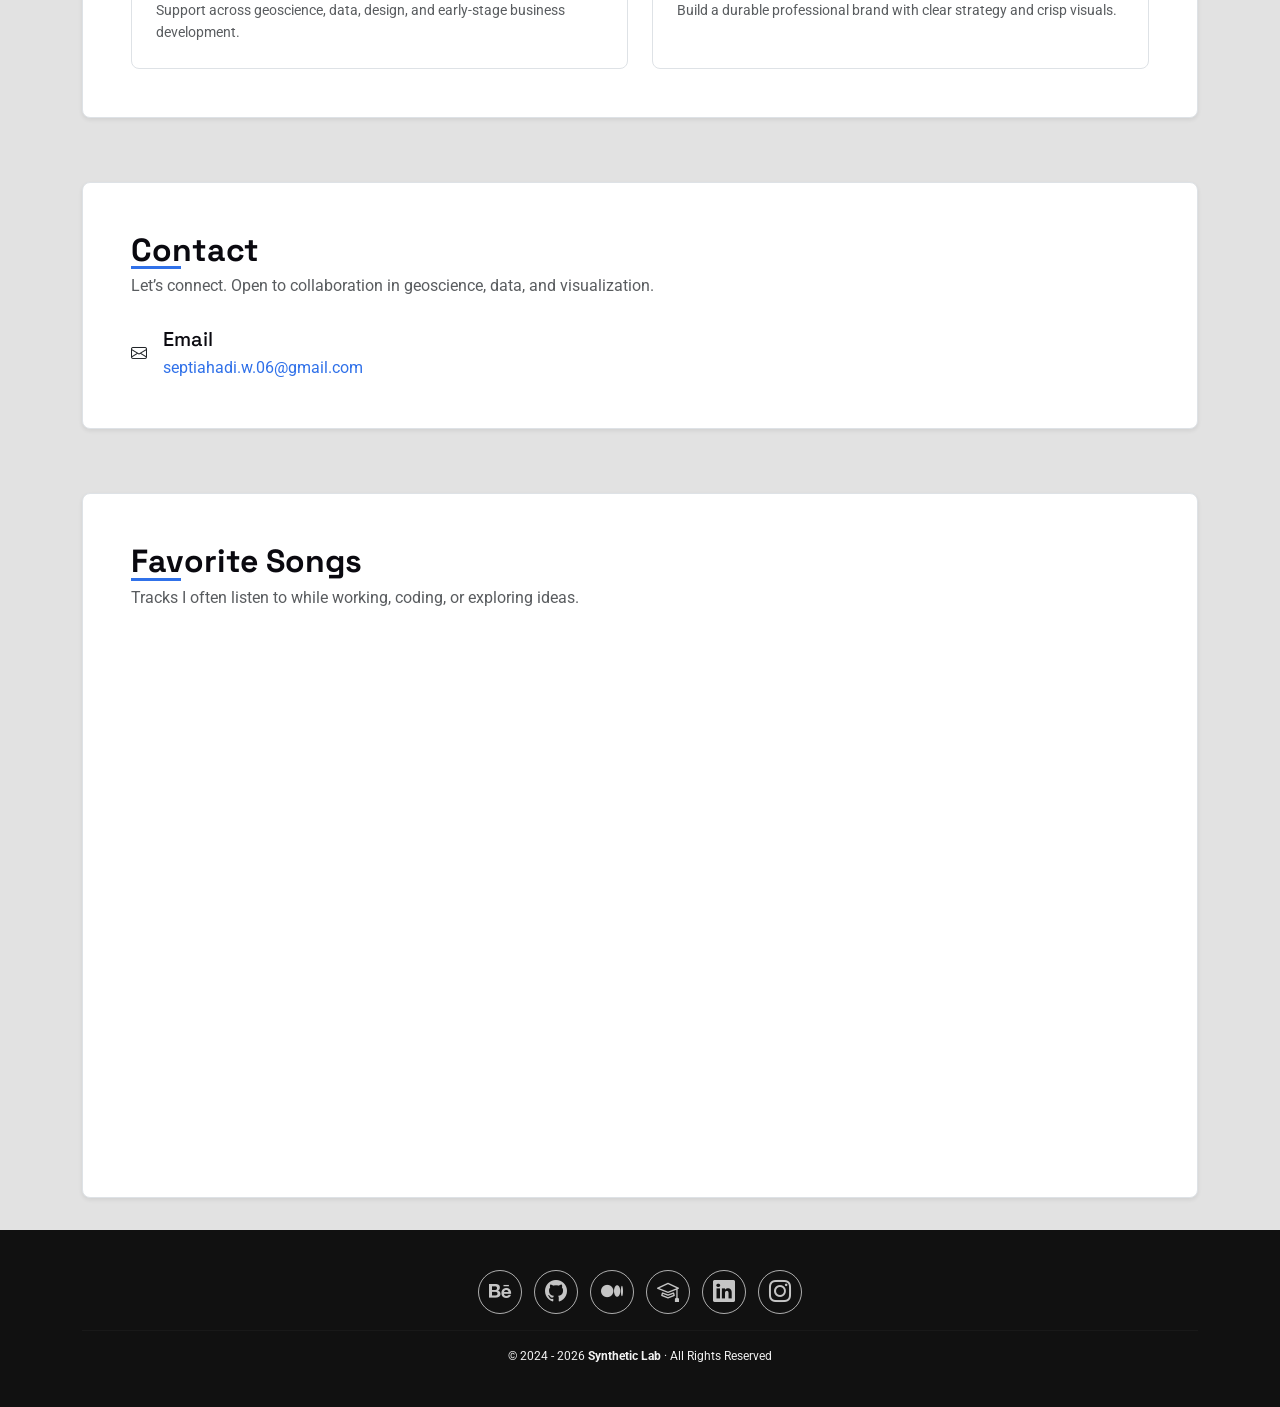
<file: about.html>
<!DOCTYPE html>
<html lang="en">
<head>
  <!-- Meta dasar -->
  <meta charset="utf-8">
  <meta content="width=device-width, initial-scale=1.0" name="viewport">
  <title>About - Septia Hadi</title>
  <meta name="description" content="About Septia Hadi — geoscience, data, visualization, and AI">
  <meta name="author" content="Septia Hadi Wardana">
  <link rel="canonical" href="https://septiahadi.github.io/about.html">

  <!-- Favicons -->
  <link href="assets/img/favicon.png" rel="icon">
  <link href="assets/img/favicon.png" rel="apple-touch-icon">

  <!-- Fonts -->
  <link rel="preconnect" href="https://fonts.googleapis.com">
  <link rel="preconnect" href="https://fonts.gstatic.com" crossorigin>
  <link href="https://fonts.googleapis.com/css2?family=Roboto:wght@300;400;500;700&family=Poppins:wght@400;500;600&family=Raleway:wght@400;600;700&family=Space+Grotesk:wght@300..700&display=swap" rel="stylesheet">

  <!-- Vendor CSS -->
  <link href="assets/vendor/bootstrap/css/bootstrap.min.css" rel="stylesheet">
  <link href="assets/vendor/bootstrap-icons/bootstrap-icons.css" rel="stylesheet">

  <!-- Main CSS -->
  <link href="assets/css/main.css" rel="stylesheet">

  <style>section{scroll-margin-top:80px}</style>
</head>

<body class="about-page">
  <!-- ============================ HEADER ============================ -->
  <header id="header" class="header d-flex align-items-center sticky-top">
    <div class="container-fluid container-xl d-flex align-items-center justify-content-between">
      <a href="index.html" class="logo d-flex align-items-center" aria-label="Go to Home">
        <h1 class="sitename mb-0">Septia Hadi</h1>
      </a>
      <nav id="navmenu" class="navmenu" aria-label="Primary">
        <ul>
          <li><a href="index.html#hero">Home</a></li>
          <li><a href="index.html#portfolio">Work</a></li>
          <li><a href="library.html">Library</a></li>
          <li><a href="research.html">Research Lab</a></li>
          <li><a href="about.html" class="active" aria-current="page">About</a></li>
        </ul>
        <button class="mobile-nav-toggle d-xl-none" aria-label="Toggle navigation" aria-expanded="false">
          <i class="bi bi-list"></i>
        </button>
      </nav>
    </div>
  </header>

  <!-- ============================== MAIN ============================== -->
  <main class="main">

    <!-- ============================== ABOUT ============================== -->
    <section id="about-me" class="section py-4">
      <div class="container">
        <div class="card shadow-sm border rounded-3 p-4 p-md-5 my-2">
          <div class="row align-items-center g-4">
            <div class="col-md-4 text-center">
              <img src="assets/img/hadi-profile.jpg"
                   alt="Portrait of Septia Hadi Wardana"
                   class="img-fluid rounded-3 shadow-sm portrait-photo"
                   loading="lazy">
            </div>
            <div class="col-md-8">
              <h2 class="mb-2">About</h2>
              <p class="text-muted mb-3">
                Hi!, I’m a Geological Engineering graduate passionate about geoscience, data analytics, visualization, and AI. My journey started in mining exploration, GIS, and geological analysis, where I also gained experience in startup building through national programs.
              </p>
              <p class="text-muted mb-3">
                Discovering AI became a turning point for me—it changed how I learn, structure my growth, and work on projects. From building my website to managing workflows, AI has helped me move faster and think more systematically.
              </p>
              <p class="text-muted mb-3">
                Beyond the technical side, I’ve always had a strong sense of design. That’s why I enjoy transforming data into visuals and creative outputs, blending analysis with storytelling. For me, visualization and creativity are just as important as accuracy, because they make science easier to understand and share.
              </p>
            </div>
          </div>
        </div>
      </div>
    </section>

    <!-- ============================ EDUCATION ============================ -->
    <section id="education" class="section py-4">
      <div class="container">
        <div class="card shadow-sm border rounded-3 p-4 p-md-5 my-2">
          <div class="section-title mb-3 text-center text-md-start">
            <h2 class="mb-2">Education</h2>
          </div>
          <div class="mb-4 text-md-start">
            <h4 class="mb-1">Machine Learning &amp; Data Analytics (Associate Track)</h4>
            <p class="mb-1">Stanford Online & DeepLearning.AI, Microsoft Learn, Dicoding, DQlab · 2025</p>
            <p class="text-muted mb-0">Completed structured training in data analytics and machine learning, covering Python, SQL, visualization, exploratory data analysis (DQlab), ML model building (Dicoding), supervised and unsupervised learning with neural networks (Stanford/DeepLearning.AI), and core ML concepts including training, evaluation, and deployment (Microsoft).</p>
          </div>
          <div class="text-md-start">
            <h4 class="mb-1">BSc of Geological Engineering</h4>
            <p class="mb-1">Mulawarman University · 2017</p>
            <p class="text-muted mb-0">Focus on structural geology, exploration, GIS, and modeling; thesis on anticline structural analysis in Palaran.</p>
          </div>
        </div>
      </div>
    </section>

    <!-- =========================== WORK WITH ME =========================== -->
    <section id="work-with-me" class="section py-4">
      <div class="container">
        <div class="card shadow-sm border rounded-3 p-4 p-md-5 my-2">
          <div class="section-title mb-3 text-center text-md-start">
            <h2 class="mb-2">Work with Me</h2>
            <p class="text-muted mb-0">I collaborate at the intersection of geoscience and data, helping teams turn complex mapping and analysis challenges into clear, impactful visual stories.</p>
          </div>
          <div class="row g-4">
            <div class="col-md-6">
              <div class="p-4 border rounded-3 h-100">
                <div class="mb-2"><i class="bi bi-geo-alt"></i> <strong>Geospatial Analysis</strong></div>
                <p class="text-muted small mb-0">Mapping, cartography, digitization, and spatial analysis for geoscience and environmental studies.</p>
              </div>
            </div>
            <div class="col-md-6">
              <div class="p-4 border rounded-3 h-100">
                <div class="mb-2"><i class="bi bi-bar-chart"></i> <strong>Data &amp; Visualization</strong></div>
                <p class="text-muted small mb-0">Research-driven storytelling and visuals that turn data into decisions.</p>
              </div>
            </div>
            <div class="col-md-6">
              <div class="p-4 border rounded-3 h-100">
                <div class="mb-2"><i class="bi bi-lightbulb"></i> <strong>Consulting &amp; Research Assistance</strong></div>
                <p class="text-muted small mb-0">Support across geoscience, data, design, and early-stage business development.</p>
              </div>
            </div>
            <div class="col-md-6">
              <div class="p-4 border rounded-3 h-100">
                <div class="mb-2"><i class="bi bi-megaphone"></i> <strong>Branding &amp; Digital Presence</strong></div>
                <p class="text-muted small mb-0">Build a durable professional brand with clear strategy and crisp visuals.</p>
              </div>
            </div>
          </div>
        </div>
      </div>
    </section>

    <!-- ============================== CONTACT ============================= -->
    <section id="contact" class="section py-4">
      <div class="container">
        <div class="card shadow-sm border rounded-3 p-4 p-md-5 my-2">
          <div class="section-title mb-3 text-center text-md-start">
            <h2>Contact</h2>
            <p class="text-muted mb-0">Let’s connect. Open to collaboration in geoscience, data, and visualization.</p>
          </div>
          <div class="row gy-4">
            <div class="col-md-6">
              <div class="d-flex align-items-center">
                <i class="bi bi-envelope me-3"></i>
                <div>
                  <h5 class="mb-1">Email</h5>
                  <p class="mb-0 text-muted"><a href="mailto:septiahadi.w.06@gmail.com">septiahadi.w.06@gmail.com</a></p>
                </div>
              </div>
            </div>
            <!-- slot kontak lain nanti -->
          </div>
        </div>
      </div>
    </section>

    <!-- ============================ FAVORITE SONGS ============================ -->
    <section id="favorite-songs" class="section py-4">
      <div class="container">
        <div class="card shadow-sm border rounded-3 p-4 p-md-5 my-2">
          <div class="section-title mb-3 text-center text-md-start">
            <h2>Favorite Songs</h2>
            <p class="text-muted mb-0">Tracks I often listen to while working, coding, or exploring ideas.</p>
          </div>
          <div class="row g-4">
            <div class="col-md-6">
              <iframe style="border-radius:12px" src="https://open.spotify.com/embed/track/49clMzwHdKb5f0awEH99pg" width="100%" height="152" frameborder="0" allow="autoplay; clipboard-write; encrypted-media; fullscreen; picture-in-picture" loading="lazy" title="Spotify embed 1"></iframe>
              <iframe style="border-radius:12px" src="https://open.spotify.com/embed/track/7LVHVU3tWfcxj5aiPFEW4Q" width="100%" height="152" frameborder="0" allow="autoplay; clipboard-write; encrypted-media; fullscreen; picture-in-picture" loading="lazy" class="mt-3" title="Spotify embed 2"></iframe>
              <iframe style="border-radius:12px" src="https://open.spotify.com/embed/track/68FHdrL6dbruEBrfLjR52a" width="100%" height="152" frameborder="0" allow="autoplay; clipboard-write; encrypted-media; fullscreen; picture-in-picture" loading="lazy" class="mt-3" title="Spotify embed 3"></iframe>
            </div>
            <div class="col-md-6">
              <iframe style="border-radius:12px" src="https://open.spotify.com/embed/track/5ruzrDWcT0vuJIOMW7gMnW?utm_source=generator" width="100%" height="152" frameborder="0" allow="autoplay; clipboard-write; encrypted-media; fullscreen; picture-in-picture" loading="lazy" title="Spotify embed 4"></iframe>
              <iframe style="border-radius:12px" src="https://open.spotify.com/embed/track/3iQH0cryu5TRe2GMhF9ZFZ" width="100%" height="152" frameborder="0" allow="autoplay; clipboard-write; encrypted-media; fullscreen; picture-in-picture" loading="lazy" class="mt-3" title="Spotify embed 5"></iframe>
              <iframe style="border-radius:12px" src="https://open.spotify.com/embed/track/5wbg8kepMFoMzHOEuxiI0q" width="100%" height="152" frameborder="0" allow="autoplay; clipboard-write; encrypted-media; fullscreen; picture-in-picture" loading="lazy" class="mt-3" title="Spotify embed 6"></iframe>
            </div>
          </div>
        </div>
      </div>
    </section>

  </main>

  <!-- ============================== FOOTER ============================== -->
  <footer id="footer" class="footer accent-background">
    <div class="container text-center">
      <div class="social-links d-flex justify-content-center mb-3 fs-4">
        <a href="https://www.behance.net/septiahadi" target="_blank" rel="noopener" aria-label="Behance"><i class="bi bi-behance" aria-hidden="true"></i></a>
        <a href="https://github.com/septiahadi" target="_blank" rel="noopener" aria-label="GitHub"><i class="bi bi-github" aria-hidden="true"></i></a>
        <a href="https://medium.com/@septiahadi" target="_blank" rel="noopener" aria-label="Medium"><i class="bi bi-medium" aria-hidden="true"></i></a>
        <a href="https://www.researchgate.net/profile/Septia-Hadi-Wardana" target="_blank" rel="noopener" aria-label="ResearchGate"><i class="bi bi-mortarboard" aria-hidden="true"></i></a>
        <a href="https://www.linkedin.com/in/septiahadi" target="_blank" rel="noopener" aria-label="LinkedIn"><i class="bi bi-linkedin" aria-hidden="true"></i></a>
        <a href="https://www.instagram.com/septiahadi_" target="_blank" rel="noopener" aria-label="Instagram"><i class="bi bi-instagram" aria-hidden="true"></i></a>
      </div>
      <hr class="my-3" style="border-color: rgba(181, 181, 181, 0.2);">
      <p class="small mb-0">© 2024 - <span id="year"></span> <strong>Synthetic Lab</strong> · All Rights Reserved</p>
    </div>
  </footer>

  <!-- Vendor JS -->
  <script src="assets/vendor/bootstrap/js/bootstrap.bundle.min.js" defer></script>
  <!-- Main JS -->
  <script src="assets/js/main.js" defer></script>
  <script>document.getElementById('year').textContent = new Date().getFullYear()</script>
</body>
</html>
</file>
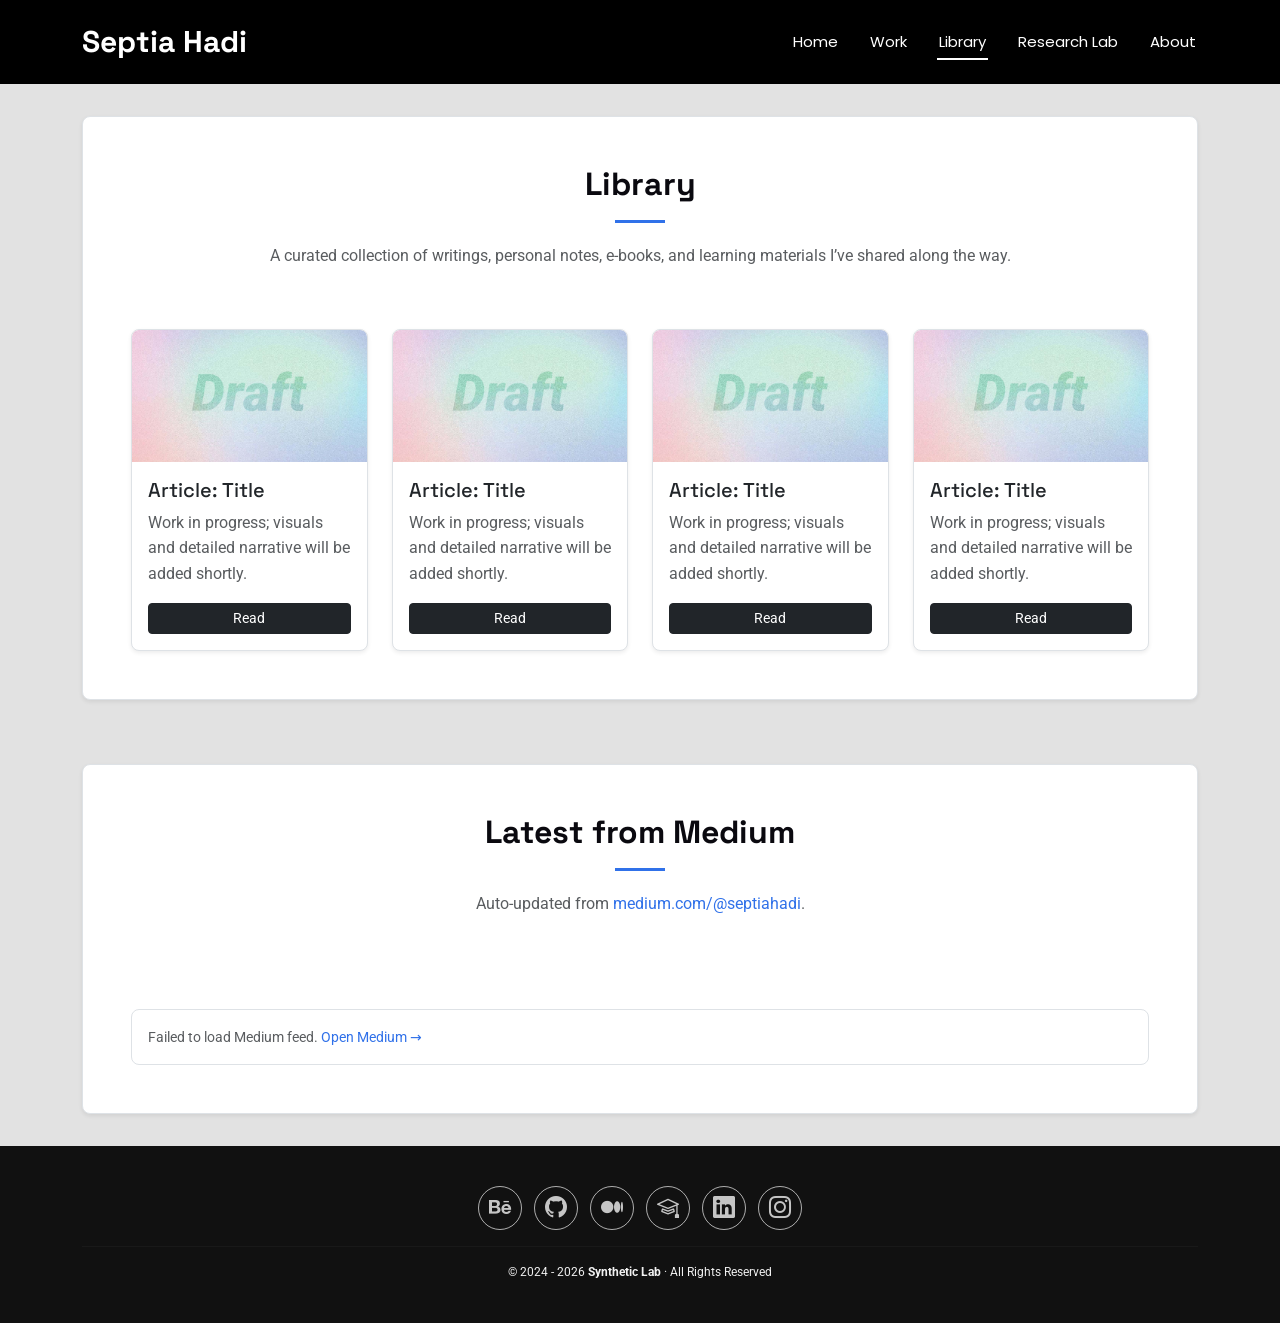
<file: library.html>
<!DOCTYPE html>
<html lang="en">
<head>
  <!-- Meta dasar -->
  <meta charset="utf-8">
  <meta content="width=device-width, initial-scale=1.0" name="viewport">
  <title>Library - Septia Hadi</title>
  <meta name="description" content="Library of writings, personal notes, e-books, and learning materials by Septia Hadi.">
  <meta name="author" content="Septia Hadi Wardana">
  <link rel="canonical" href="https://septiahadi.github.io/library.html">

  <!-- Favicons -->
  <link href="assets/img/favicon.png" rel="icon">
  <link href="assets/img/favicon.png" rel="apple-touch-icon">

  <!-- Fonts (match index) -->
  <link rel="preconnect" href="https://fonts.googleapis.com">
  <link rel="preconnect" href="https://fonts.gstatic.com" crossorigin>
  <link href="https://fonts.googleapis.com/css2?family=Roboto:wght@300;400;500;700&family=Poppins:wght@400;500;600&family=Raleway:wght@400;600;700&family=Space+Grotesk:wght@300..700&display=swap" rel="stylesheet">

  <!-- Vendor CSS (minimum) -->
  <link href="assets/vendor/bootstrap/css/bootstrap.min.css" rel="stylesheet">
  <link href="assets/vendor/bootstrap-icons/bootstrap-icons.css" rel="stylesheet">

  <!-- Main CSS -->
  <link href="assets/css/main.css" rel="stylesheet">

  <style>section{scroll-margin-top:80px}</style>
</head>

<body class="library-page">
  <!-- ============================ HEADER ============================ -->
  <header id="header" class="header d-flex align-items-center sticky-top">
    <div class="container-fluid container-xl d-flex align-items-center justify-content-between">
      <a href="index.html" class="logo d-flex align-items-center" aria-label="Go to Home">
        <h1 class="sitename mb-0">Septia Hadi</h1>
      </a>
      <nav id="navmenu" class="navmenu" aria-label="Primary">
        <ul>
          <li><a href="index.html#hero">Home</a></li>
          <li><a href="index.html#portfolio">Work</a></li>
          <li><a href="library.html" class="active" aria-current="page">Library</a></li>
          <li><a href="research.html">Research Lab</a></li>
          <li><a href="about.html">About</a></li>
        </ul>
        <button class="mobile-nav-toggle d-xl-none" aria-label="Toggle navigation" aria-expanded="false">
          <i class="bi bi-list"></i>
        </button>
      </nav>
    </div>
  </header>

  <!-- ============================== MAIN ============================== -->
  <main class="main">

    <!-- ============================ LIBRARY ============================ -->
    <section id="library" class="section py-4">
      <div class="container">
        <div class="card shadow-sm border rounded-3 p-4 p-md-5 my-2">
          <div class="section-title">
            <h2>Library</h2>
            <p class="text-muted">A curated collection of writings, personal notes, e-books, and learning materials I’ve shared along the way.</p>
          </div>

          <div class="row g-4">
            <!-- Example card; duplicate as needed -->
            <div class="col-12 col-sm-6 col-lg-3">
              <div class="card h-100 shadow-sm border rounded-3 overflow-hidden">
                <img src="assets/img/library/draft.jpg" class="card-img-top" alt="Medium cover" loading="lazy" style="aspect-ratio:16/9;object-fit:cover">
                <div class="card-body d-flex flex-column">
                  <h5 class="card-title mb-2">Article: Title</h5>
                  <p class="card-text text-muted mb-3">Work in progress; visuals and detailed narrative will be added shortly.</p>
                  <a class="btn btn-sm btn-dark mt-auto" href="#">Read</a>
                </div>
              </div>
            </div>

            <div class="col-12 col-sm-6 col-lg-3">
              <div class="card h-100 shadow-sm border rounded-3 overflow-hidden">
                <img src="assets/img/library/draft.jpg" class="card-img-top" alt="Medium cover" loading="lazy" style="aspect-ratio:16/9;object-fit:cover">
                <div class="card-body d-flex flex-column">
                  <h5 class="card-title mb-2">Article: Title</h5>
                  <p class="card-text text-muted mb-3">Work in progress; visuals and detailed narrative will be added shortly.</p>
                  <a class="btn btn-sm btn-dark mt-auto" href="#">Read</a>
                </div>
              </div>
            </div>

            <div class="col-12 col-sm-6 col-lg-3">
              <div class="card h-100 shadow-sm border rounded-3 overflow-hidden">
                <img src="assets/img/library/draft.jpg" class="card-img-top" alt="Medium cover" loading="lazy" style="aspect-ratio:16/9;object-fit:cover">
                <div class="card-body d-flex flex-column">
                  <h5 class="card-title mb-2">Article: Title</h5>
                  <p class="card-text text-muted mb-3">Work in progress; visuals and detailed narrative will be added shortly.</p>
                  <a class="btn btn-sm btn-dark mt-auto" href="#">Read</a>
                </div>
              </div>
            </div>

            <div class="col-12 col-sm-6 col-lg-3">
              <div class="card h-100 shadow-sm border rounded-3 overflow-hidden">
                <img src="assets/img/library/draft.jpg" class="card-img-top" alt="Medium cover" loading="lazy" style="aspect-ratio:16/9;object-fit:cover">
                <div class="card-body d-flex flex-column">
                  <h5 class="card-title mb-2">Article: Title</h5>
                  <p class="card-text text-muted mb-3">Work in progress; visuals and detailed narrative will be added shortly.</p>
                  <a class="btn btn-sm btn-dark mt-auto" href="#">Read</a>
                </div>
              </div>
            </div>

            <!-- ... -->
          </div>
        </div>
      </div>
    </section>

    <!-- ============================ LATEST FROM MEDIUM ============================ -->
    <section id="latest-medium" class="section py-4">
      <div class="container">
        <div class="card shadow-sm border rounded-3 p-4 p-md-5 my-2">
          <div class="section-title">
            <h2>Latest from Medium</h2>
            <p class="text-muted mb-0">
              Auto-updated from <a href="https://medium.com/@septiahadi" target="_blank" rel="noopener">medium.com/@septiahadi</a>.
            </p>
          </div>

          <!-- Grid feed; will be filled via JS -->
          <div id="medium-feed" class="row g-4 mt-2" aria-live="polite">
            <div class="col-12">
              <div class="p-3 border rounded-3 small text-muted">Loading Medium feed…</div>
            </div>
          </div>
        </div>
      </div>
    </section>

  </main>

  <!-- ============================== FOOTER ============================== -->
  <footer id="footer" class="footer accent-background">
    <div class="container text-center">
      <div class="social-links d-flex justify-content-center mb-3">
        <a href="https://www.behance.net/septiahadi" target="_blank" rel="noopener" aria-label="Behance"><i class="bi bi-behance" aria-hidden="true"></i></a>
        <a href="https://github.com/septiahadi" target="_blank" rel="noopener" aria-label="GitHub"><i class="bi bi-github" aria-hidden="true"></i></a>
        <a href="https://medium.com/@septiahadi" target="_blank" rel="noopener" aria-label="Medium"><i class="bi bi-medium" aria-hidden="true"></i></a>
        <a href="https://www.researchgate.net/profile/Septia-Hadi-Wardana" target="_blank" rel="noopener" aria-label="ResearchGate"><i class="bi bi-mortarboard" aria-hidden="true"></i></a>
        <a href="https://www.linkedin.com/in/septiahadi" target="_blank" rel="noopener" aria-label="LinkedIn"><i class="bi bi-linkedin" aria-hidden="true"></i></a>
        <a href="https://www.instagram.com/septiahadi_" target="_blank" rel="noopener" aria-label="Instagram"><i class="bi bi-instagram" aria-hidden="true"></i></a>
      </div>
      <hr class="my-3" style="border-color:rgba(181,181,181,.2);">
      <p class="small mb-0">© 2024 - <span id="year"></span> <strong>Synthetic Lab</strong> · All Rights Reserved</p>
    </div>
  </footer>

  <!-- Vendor JS (minimum) -->
  <script src="assets/vendor/bootstrap/js/bootstrap.bundle.min.js" defer></script>

  <!-- Main JS global -->
  <script src="assets/js/main.js" defer></script>

  <!-- Feed Medium: title + Read button only -->
  <script>
  (function () {
    const user = "septiahadi";
    const rss = `https://medium.com/feed/@${user}`;
    const proxy = "https://api.allorigins.win/get?url=" + encodeURIComponent(rss);
    const grid = document.getElementById("medium-feed");
    if (!grid) return;

    const toCard = (item) => {
      const title = item.querySelector("title")?.textContent?.trim() || "Untitled";
      const link  = item.querySelector("link")?.textContent?.trim() || "#";
      return `
        <div class="col-12 col-sm-6 col-lg-3">
          <div class="card h-100 shadow-sm border rounded-3 p-3 d-flex flex-column">
            <h5 class="card-title mb-3">${title}</h5>
            <a class="btn btn-sm btn-dark mt-auto" href="${link}" target="_blank" rel="noopener">Read</a>
          </div>
        </div>`;
    };

    (async () => {
      try {
        const res = await fetch(proxy);
        if (!res.ok) throw new Error("fetch fail");
        const data = await res.json();
        const xml = new DOMParser().parseFromString(data.contents, "text/xml");
        const items = Array.from(xml.querySelectorAll("item")).slice(0, 8);
        grid.innerHTML = items.map(toCard).join("");
      } catch (e) {
        console.error(e);
        grid.innerHTML = `
          <div class="col-12">
            <div class="p-3 border rounded-3">
              <div class="small text-muted">
                Failed to load Medium feed.
                <a href="https://medium.com/@${user}" target="_blank" rel="noopener">Open Medium →</a>
              </div>
            </div>
          </div>`;
      }
    })();
  })();
  </script>
</body>
</html>
</file>
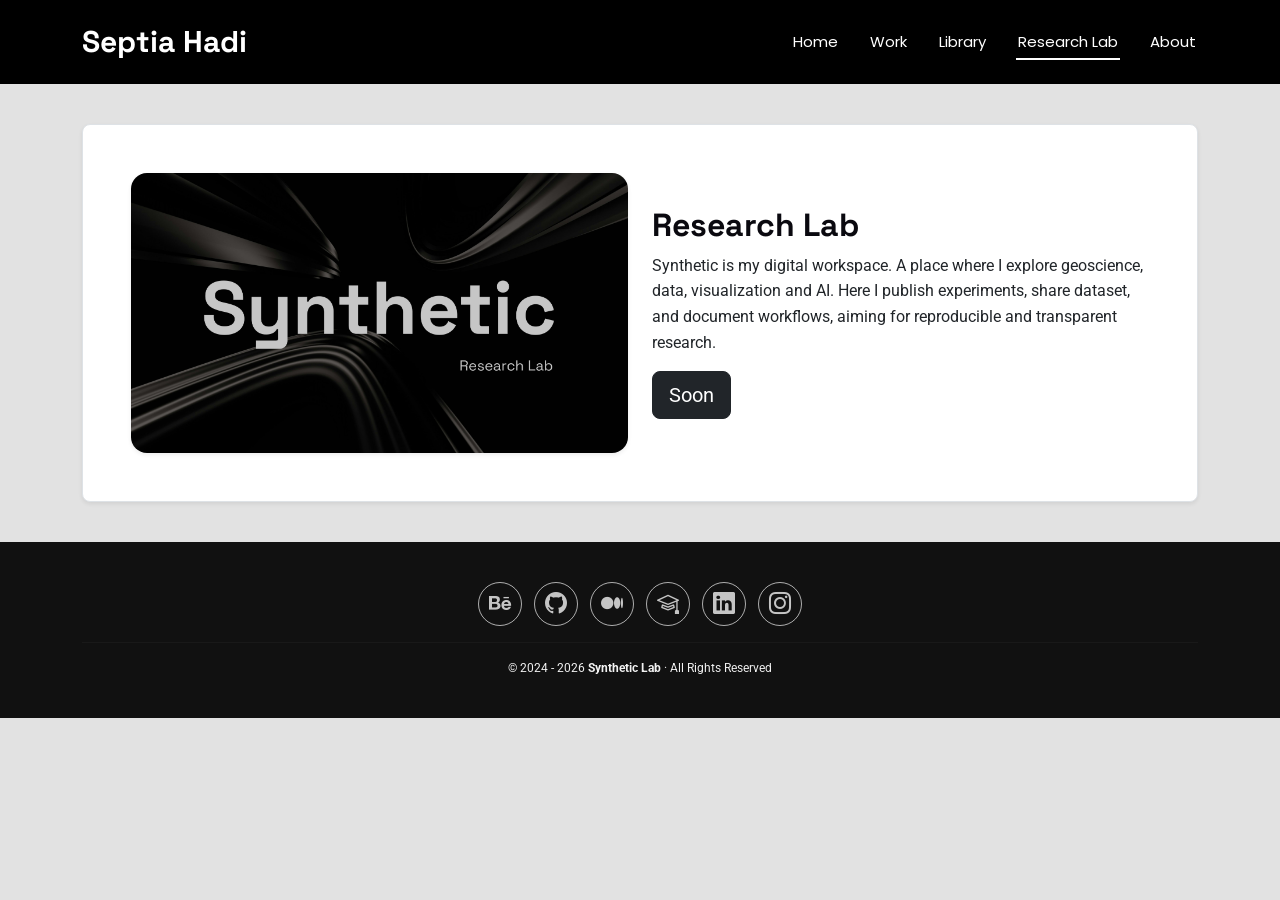
<file: research.html>
<!DOCTYPE html>
<html lang="en">
<head>
  <!-- Meta dasar -->
  <meta charset="utf-8">
  <meta content="width=device-width, initial-scale=1.0" name="viewport">
  <title>Research Lab - Septia Hadi</title>
  <meta name="description" content="Synthetic Lab: geoscience x data x AI — experiments, datasets, and reproducible workflows by Septia Hadi.">
  <meta name="author" content="Septia Hadi Wardana">
  <link rel="canonical" href="https://septiahadi.github.io/research.html">

  <!-- Favicons -->
  <link href="assets/img/favicon.png" rel="icon">
  <link href="assets/img/favicon.png" rel="apple-touch-icon">

  <!-- Fonts -->
  <link rel="preconnect" href="https://fonts.googleapis.com">
  <link rel="preconnect" href="https://fonts.gstatic.com" crossorigin>
  <link href="https://fonts.googleapis.com/css2?family=Roboto:wght@300;400;500;700&family=Poppins:wght@400;500;600&family=Raleway:wght@400;600;700&family=Space+Grotesk:wght@300..700&display=swap" rel="stylesheet">

  <!-- Vendor CSS -->
  <link href="assets/vendor/bootstrap/css/bootstrap.min.css" rel="stylesheet">
  <link href="assets/vendor/bootstrap-icons/bootstrap-icons.css" rel="stylesheet">

  <!-- Main CSS -->
  <link href="assets/css/main.css" rel="stylesheet">

  <style>section{scroll-margin-top:80px}</style>
</head>

<body class="research-page">
  <!-- ============================ HEADER ============================ -->
  <header id="header" class="header d-flex align-items-center sticky-top">
    <div class="container-fluid container-xl d-flex align-items-center justify-content-between">
      <a href="index.html" class="logo d-flex align-items-center" aria-label="Go to Home">
        <h1 class="sitename mb-0">Septia Hadi</h1>
      </a>
      <nav id="navmenu" class="navmenu" aria-label="Primary">
        <ul>
          <li><a href="index.html#hero">Home</a></li>
          <li><a href="index.html#portfolio">Work</a></li>
          <li><a href="library.html">Library</a></li>
          <li><a href="research.html" class="active" aria-current="page">Research Lab</a></li>
          <li><a href="about.html">About</a></li>
        </ul>
        <button class="mobile-nav-toggle d-xl-none" aria-label="Toggle navigation" aria-expanded="false">
          <i class="bi bi-list"></i>
        </button>
      </nav>
    </div>
  </header>

  <!-- ============================== MAIN ============================== -->
  <main class="main">

    <!-- =========================== RESEARCH LAB ============================ -->
    <section id="research" class="section" style="padding-top:32px; padding-bottom:32px;">
      <div class="container">
        <div class="card shadow-sm border rounded-3 p-4 p-md-5 my-2">
          <div class="row align-items-center g-4">
            <div class="col-12 col-lg-6">
              <figure class="lab-figure mb-0">
                <img src="assets/img/working-space-2.jpg" alt="Research Lab — visual cover" class="img-fluid w-100 rounded-4 shadow-sm" loading="lazy">
              </figure>
            </div>

            <div class="col-12 col-lg-6">
              <div class="lab-copy">
                <h2>Research Lab</h2>
                <p>
                  Synthetic is my digital workspace.
                  A place where I explore geoscience, data, visualization and AI. Here I publish experiments, share dataset, and document workflows, aiming for reproducible and transparent research.
                </p>
                <div class="d-flex flex-wrap gap-2">
                  <a href="research.html" class="btn btn-dark btn-lg">Soon</a>
                </div>
              </div>
            </div>
          </div>
        </div><!-- .card -->
      </div>
    </section>

  </main>

  <!-- ============================== FOOTER ============================== -->
  <footer id="footer" class="footer accent-background">
    <div class="container text-center">
      <div class="social-links d-flex justify-content-center mb-3">
        <a href="https://www.behance.net/septiahadi" target="_blank" rel="noopener" aria-label="Behance"><i class="bi bi-behance" aria-hidden="true"></i></a>
        <a href="https://github.com/septiahadi" target="_blank" rel="noopener" aria-label="GitHub"><i class="bi bi-github" aria-hidden="true"></i></a>
        <a href="https://medium.com/@septiahadi" target="_blank" rel="noopener" aria-label="Medium"><i class="bi bi-medium" aria-hidden="true"></i></a>
        <a href="https://www.researchgate.net/profile/Septia-Hadi-Wardana" target="_blank" rel="noopener" aria-label="ResearchGate"><i class="bi bi-mortarboard" aria-hidden="true"></i></a>
        <a href="https://www.linkedin.com/in/septiahadi" target="_blank" rel="noopener" aria-label="LinkedIn"><i class="bi bi-linkedin" aria-hidden="true"></i></a>
        <a href="https://www.instagram.com/septiahadi_" target="_blank" rel="noopener" aria-label="Instagram"><i class="bi bi-instagram" aria-hidden="true"></i></a>
      </div>
      <hr class="my-3" style="border-color:rgba(181,181,181,.2);">
      <p class="small mb-0">© 2024 - <span id="year"></span> <strong>Synthetic Lab</strong> · All Rights Reserved</p>
    </div>
  </footer>

  <!-- Vendor JS -->
  <script src="assets/vendor/bootstrap/js/bootstrap.bundle.min.js" defer></script>

  <!-- Main JS global -->
  <script src="assets/js/main.js" defer></script>

  <script>document.getElementById('year').textContent = new Date().getFullYear()</script>
</body>
</html>
</file>
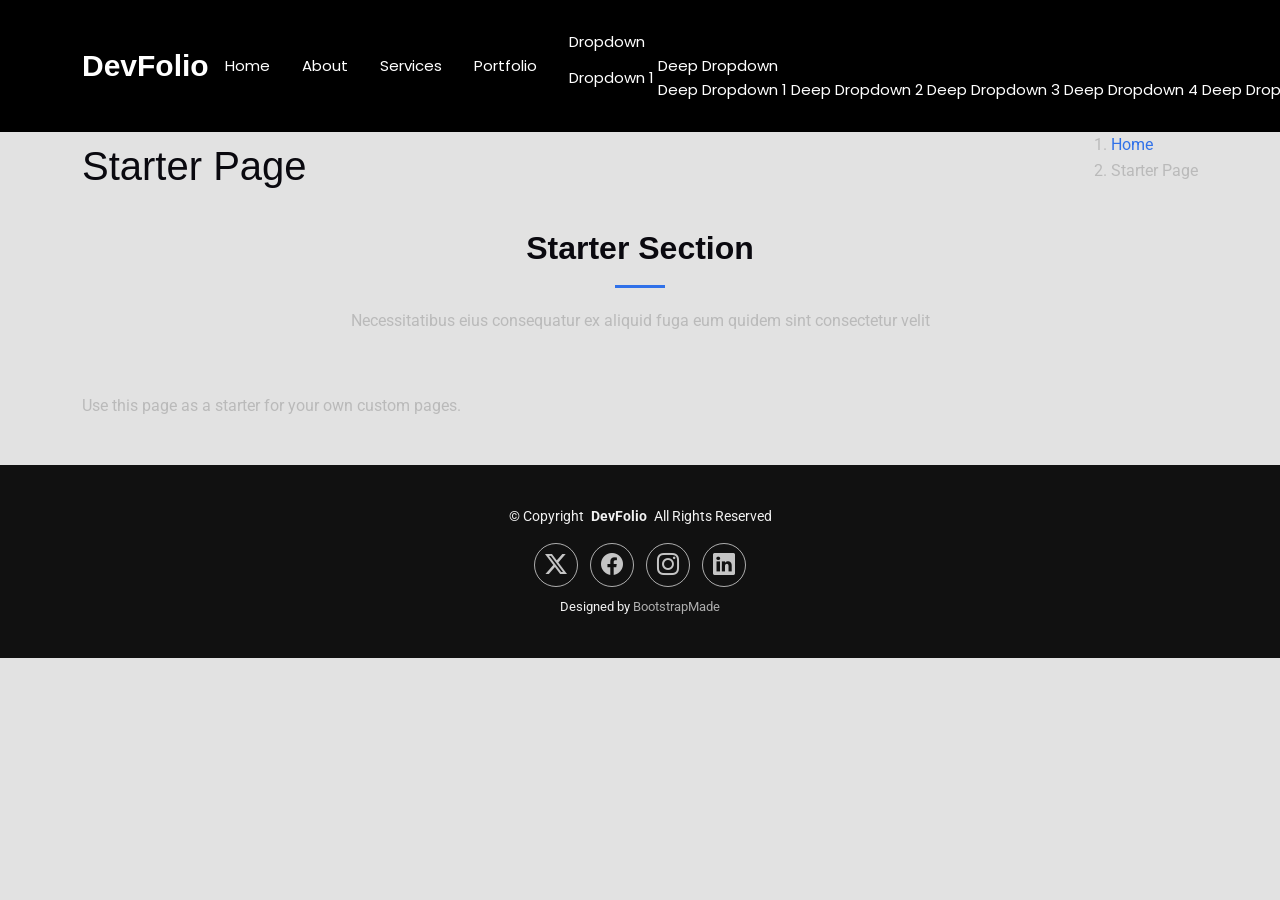
<file: starter-page.html>
<!DOCTYPE html>
<html lang="en">

<head>
  <meta charset="utf-8">
  <meta content="width=device-width, initial-scale=1.0" name="viewport">
  <title>Starter Page - DevFolio Bootstrap Template</title>
  <meta name="description" content="">
  <meta name="keywords" content="">

  <!-- Favicons -->
  <link href="assets/img/favicon.png" rel="icon">
  <link href="assets/img/apple-touch-icon.png" rel="apple-touch-icon">

  <!-- Fonts -->
  <link href="https://fonts.googleapis.com" rel="preconnect">
  <link href="https://fonts.gstatic.com" rel="preconnect" crossorigin>
  <link href="https://fonts.googleapis.com/css2?family=Roboto:ital,wght@0,100;0,300;0,400;0,500;0,700;0,900;1,100;1,300;1,400;1,500;1,700;1,900&family=Poppins:ital,wght@0,100;0,200;0,300;0,400;0,500;0,600;0,700;0,800;0,900;1,100;1,200;1,300;1,400;1,500;1,600;1,700;1,800;1,900&family=Raleway:ital,wght@0,100;0,200;0,300;0,400;0,500;0,600;0,700;0,800;0,900;1,100;1,200;1,300;1,400;1,500;1,600;1,700;1,800;1,900&display=swap" rel="stylesheet">

  <!-- Vendor CSS Files -->
  <link href="assets/vendor/bootstrap/css/bootstrap.min.css" rel="stylesheet">
  <link href="assets/vendor/bootstrap-icons/bootstrap-icons.css" rel="stylesheet">
  <link href="assets/vendor/aos/aos.css" rel="stylesheet">
  <link href="assets/vendor/glightbox/css/glightbox.min.css" rel="stylesheet">
  <link href="assets/vendor/swiper/swiper-bundle.min.css" rel="stylesheet">

  <!-- Main CSS File -->
  <link href="assets/css/main.css" rel="stylesheet">

  <!-- =======================================================
  * Template Name: DevFolio
  * Template URL: https://bootstrapmade.com/devfolio-bootstrap-portfolio-html-template/
  * Updated: Aug 07 2024 with Bootstrap v5.3.3
  * Author: BootstrapMade.com
  * License: https://bootstrapmade.com/license/
  ======================================================== -->
</head>

<body class="starter-page-page">

  <header id="header" class="header d-flex align-items-center sticky-top">
    <div class="container-fluid container-xl position-relative d-flex align-items-center justify-content-between">

      <a href="index.html" class="logo d-flex align-items-center">
        <!-- Uncomment the line below if you also wish to use an image logo -->
        <!-- <img src="assets/img/logo.png" alt=""> -->
        <h1 class="sitename">DevFolio</h1>
      </a>

      <nav id="navmenu" class="navmenu">
        <ul>
          <li><a href="#hero">Home<br></a></li>
          <li><a href="#about">About</a></li>
          <li><a href="#services">Services</a></li>
          <li><a href="#portfolio">Portfolio</a></li>
          <li class="dropdown"><a href="#"><span>Dropdown</span> <i class="bi bi-chevron-down toggle-dropdown"></i></a>
            <ul>
              <li><a href="#">Dropdown 1</a></li>
              <li class="dropdown"><a href="#"><span>Deep Dropdown</span> <i class="bi bi-chevron-down toggle-dropdown"></i></a>
                <ul>
                  <li><a href="#">Deep Dropdown 1</a></li>
                  <li><a href="#">Deep Dropdown 2</a></li>
                  <li><a href="#">Deep Dropdown 3</a></li>
                  <li><a href="#">Deep Dropdown 4</a></li>
                  <li><a href="#">Deep Dropdown 5</a></li>
                </ul>
              </li>
              <li><a href="#">Dropdown 2</a></li>
              <li><a href="#">Dropdown 3</a></li>
              <li><a href="#">Dropdown 4</a></li>
            </ul>
          </li>
          <li><a href="#contact">Contact</a></li>
        </ul>
        <i class="mobile-nav-toggle d-xl-none bi bi-list"></i>
      </nav>

    </div>
  </header>

  <main class="main">

    <!-- Page Title -->
    <div class="page-title" data-aos="fade">
      <div class="container d-lg-flex justify-content-between align-items-center">
        <h1 class="mb-2 mb-lg-0">Starter Page</h1>
        <nav class="breadcrumbs">
          <ol>
            <li><a href="index.html">Home</a></li>
            <li class="current">Starter Page</li>
          </ol>
        </nav>
      </div>
    </div><!-- End Page Title -->

    <!-- Starter Section Section -->
    <section id="starter-section" class="starter-section section">

      <!-- Section Title -->
      <div class="container section-title" data-aos="fade-up">
        <h2>Starter Section</h2>
        <p>Necessitatibus eius consequatur ex aliquid fuga eum quidem sint consectetur velit</p>
      </div><!-- End Section Title -->

      <div class="container" data-aos="fade-up">
        <p>Use this page as a starter for your own custom pages.</p>
      </div>

    </section><!-- /Starter Section Section -->

  </main>

  <footer id="footer" class="footer accent-background">

    <div class="container">
      <div class="copyright text-center ">
        <p>© <span>Copyright</span> <strong class="px-1 sitename">DevFolio</strong> <span>All Rights Reserved</span></p>
      </div>
      <div class="social-links d-flex justify-content-center">
        <a href=""><i class="bi bi-twitter-x"></i></a>
        <a href=""><i class="bi bi-facebook"></i></a>
        <a href=""><i class="bi bi-instagram"></i></a>
        <a href=""><i class="bi bi-linkedin"></i></a>
      </div>
      <div class="credits">
        <!-- All the links in the footer should remain intact. -->
        <!-- You can delete the links only if you've purchased the pro version. -->
        <!-- Licensing information: https://bootstrapmade.com/license/ -->
        <!-- Purchase the pro version with working PHP/AJAX contact form: [buy-url] -->
        Designed by <a href="https://bootstrapmade.com/">BootstrapMade</a>
      </div>
    </div>

  </footer>

  <!-- Scroll Top -->
  <a href="#" id="scroll-top" class="scroll-top d-flex align-items-center justify-content-center"><i class="bi bi-arrow-up-short"></i></a>

  <!-- Preloader -->
  <div id="preloader"></div>

  <!-- Vendor JS Files -->
  <script src="assets/vendor/bootstrap/js/bootstrap.bundle.min.js"></script>
  <script src="assets/vendor/php-email-form/validate.js"></script>
  <script src="assets/vendor/aos/aos.js"></script>
  <script src="assets/vendor/typed.js/typed.umd.js"></script>
  <script src="assets/vendor/waypoints/noframework.waypoints.js"></script>
  <script src="assets/vendor/purecounter/purecounter_vanilla.js"></script>
  <script src="assets/vendor/glightbox/js/glightbox.min.js"></script>
  <script src="assets/vendor/imagesloaded/imagesloaded.pkgd.min.js"></script>
  <script src="assets/vendor/isotope-layout/isotope.pkgd.min.js"></script>
  <script src="assets/vendor/swiper/swiper-bundle.min.js"></script>

  <!-- Main JS File -->
  <script src="assets/js/main.js"></script>

</body>

</html>
</file>
<file: assets/css/main.css>
/*
  CSS Cleanup Summary:
  - Removed: legacy sections (services/resume/faq/testimonials/counters/pricing/blog), slider/demo, footer lama, button varian tak terpakai, utilities eksperimental.
  - Kept: global tokens, header, nav (desktop/mobile), hero, portfolio grid + filters, cards, section-title, scroll-top, preloader, footer, minor utilities.
  - Fonts: Roboto 300/400/500/700; Poppins 400/500/600; Space Grotesk 300–700.
  - Libraries aktif: Bootstrap, Bootstrap Icons, AOS, GLightbox, Isotope, imagesLoaded, Typed.js.
  - Visual parity: required; nilai token dari tampilan saat ini.
*/

/* ============================================================================ */
/* 0) TOKENS */
/* ============================================================================ */
:root {
  --color-bg: #e2e2e2;
  --color-bg-alt: #060606;
  --color-text: #bababa;
  --color-heading: #0a090f;
  --color-accent: #3071e9;
  --color-surface: #ffffff;
  --color-contrast: #ffffff;

  --radius-lg: 1rem;
  --shadow-md: 0 10px 24px rgba(0,0,0,.07);

  --section-pad: 30px;
  --gap-card: 1rem;
  --gap-body: .25rem;

  /* Back-compat tokens */
  --background-color: var(--color-bg);
  --default-color: var(--color-text);
  --heading-color: var(--color-heading);
  --accent-color: var(--color-accent);
  --surface-color: var(--color-surface);
  --contrast-color: var(--color-contrast);

  /* Nav palette */
  --nav-color: #ffffff;
  --nav-hover-color: #ffffff;
  --nav-mobile-background-color: #ffffff;
  --nav-dropdown-background-color: #ffffff;
  --nav-dropdown-color: #212529;
  --nav-dropdown-hover-color: #0078ff;

  scroll-behavior: smooth;
}

/* Contextual backgrounds */
.light-background {
  --background-color: #f9f9f9;
  --surface-color: #ffffff;
}
.dark-background {
  --background-color: var(--color-bg-alt);
  --default-color: #ffffff;
  --heading-color: #ffffff;
  --surface-color: #252525;
  --contrast-color: #ffffff;
}
.accent-background {
  --background-color: #0078ff;
  --default-color: #ffffff;
  --heading-color: #ffffff;
  --accent-color: #ffffff;
  --surface-color: #3393ff;
  --contrast-color: #ffffff;
}

/* ============================================================================ */
/* 1) GLOBAL BASICS */
/* ============================================================================ */
*,
*::before,
*::after { box-sizing: border-box; }

html, body { height: 100%; }

body {
  color: var(--default-color);
  background-color: var(--background-color);
  font-family: "Roboto", system-ui, -apple-system, "Segoe UI", "Helvetica Neue", Arial, "Noto Sans","Liberation Sans", sans-serif, "Apple Color Emoji", "Segoe UI Emoji", "Segoe UI Symbol","Noto Color Emoji";
  line-height: 1.6;
}

h1, h2, h3, h4, h5, h6 {
  color: var(--heading-color);
  font-family: "Space Grotesk", sans-serif;
  margin-top: 0;
}

/* Links */
a {
  color: var(--accent-color);
  text-decoration: none;
  transition: color .3s ease;
}
a:hover { color: color-mix(in srgb, var(--accent-color), transparent 25%); }

/* Focus visibility */
:focus-visible {
  outline: 2px solid color-mix(in srgb, var(--accent-color), transparent 0%);
  outline-offset: 2px;
}

/* Heading → paragraph rhythm */
h1 + p, h2 + p, h3 + p { margin-top: var(--gap-body); }

/* ============================================================================ */
/* 2) HEADER */
/* ============================================================================ */
.header {
  --background-color: #000000;
  --default-color: #ffffff;
  --heading-color: #ffffff;

  color: var(--default-color);
  background-color: var(--background-color);
  padding: 15px 0;
  transition: all .5s;
  z-index: 997;
}
.header .logo { line-height: 1; }
.header .logo img { max-height: 32px; margin-right: 8px; }
.header .logo h1 { font-size: 30px; margin: 0; font-weight: 700; color: var(--heading-color); }
.scrolled .header { box-shadow: 0 0 18px rgba(0, 0, 0, 0.1); }

/* ============================================================================ */
/* 3) NAVIGATION (desktop & mobile) */
/* Safelist states: .active, .show, .open, .collapsed */
/* ============================================================================ */
/* Desktop */
@media (min-width: 1200px) {
  .navmenu { padding: 0; }
  .navmenu ul { margin: 0; padding: 0; display: flex; list-style: none; align-items: center; }
  .navmenu li { position: relative; }
  .navmenu>ul>li { white-space: nowrap; padding: 15px 14px; }
  .navmenu>ul>li:last-child { padding-right: 0; }

  .navmenu a, .navmenu a:focus {
    color: var(--nav-color);
    font-size: 15px;
    padding: 0 2px;
    font-family: "Poppins", sans-serif;
    font-weight: 400;
    display: flex;
    align-items: center;
    justify-content: space-between;
    white-space: nowrap;
    transition: .3s;
    position: relative;
  }
  .navmenu a i, .navmenu a:focus i { font-size: 12px; line-height: 0; margin-left: 5px; transition: .3s; }

  .navmenu>ul>li>a:before {
    content: "";
    position: absolute;
    height: 2px;
    bottom: -6px;
    left: 0;
    background-color: var(--nav-hover-color);
    visibility: hidden;
    width: 0;
    transition: all .3s ease-in-out;
    right: 0;
  }
  .navmenu a:hover:before,
  .navmenu li:hover>a:before,
  .navmenu .active:before { visibility: visible; width: 100%; }
  .navmenu li:hover>a,
  .navmenu .active,
  .navmenu .active:focus { color: var(--nav-hover-color); }
}

/* Mobile */
@media (max-width: 1199px) {
  .mobile-nav-toggle { color: var(--nav-color); font-size: 28px; line-height: 0; margin-right: 10px; cursor: pointer; transition: color .3s; }
  .navmenu { padding: 0; z-index: 9997; }
  .navmenu ul {
    display: none; list-style: none; position: absolute; inset: 60px 20px 20px 20px;
    padding: 10px 0; margin: 0; border-radius: 6px; background-color: var(--nav-mobile-background-color);
    border: 1px solid color-mix(in srgb, var(--default-color), transparent 90%);
    box-shadow: none; overflow-y: auto; transition: .3s; z-index: 9998;
  }
  .navmenu a, .navmenu a:focus {
    color: var(--nav-dropdown-color); padding: 10px 20px; font-family: "Poppins", sans-serif;
    font-size: 17px; font-weight: 500; display: flex; align-items: center; justify-content: space-between;
    white-space: nowrap; transition: .3s;
  }
  .navmenu a i, .navmenu a:focus i {
    font-size: 12px; line-height: 0; margin-left: 5px; width: 30px; height: 30px;
    display: flex; align-items: center; justify-content: center; border-radius: 50%; transition: .3s;
    background-color: color-mix(in srgb, var(--accent-color), transparent 90%);
  }
  .navmenu a i:hover, .navmenu a:focus i:hover { background-color: var(--accent-color); color: var(--contrast-color); }
  .navmenu a:hover, .navmenu .active, .navmenu .active:focus { color: var(--nav-dropdown-hover-color); }
  .navmenu .active i, .navmenu .active:focus i { background-color: var(--accent-color); color: var(--contrast-color); transform: rotate(180deg); }

  .mobile-nav-active { overflow: hidden; }
  .mobile-nav-active .mobile-nav-toggle { color: #fff; position: absolute; font-size: 32px; top: 15px; right: 15px; margin-right: 0; z-index: 9999; }
  .mobile-nav-active .navmenu { position: fixed; overflow: hidden; inset: 0; background: rgba(33, 37, 41, 0.8); transition: .3s; }
  .mobile-nav-active .navmenu>ul { display: block; }
}

/* ============================================================================ */
/* 4) FOOTER */
/* ============================================================================ */
.footer {
  color: var(--default-color);
  background-color: var(--background-color);
  font-size: 14px;
  padding: 40px 0;
  position: relative;
  text-align: center;
}
.footer .social-links {
  margin-top: 0;
  display: flex;
  align-items: center;
  justify-content: center;
  gap: 12px;
}
.footer .social-links a {
  display: flex; align-items: center; justify-content: center;
  width: 44px; height: 44px; border-radius: 50%;
  border: 1px solid color-mix(in srgb, var(--default-color), transparent 30%);
  font-size: 22px; color: #c5c5c5;
  transition: .3s;
}
.footer .social-links a:hover {
  color: var(--default-color);
  border-color: var(--default-color);
}
.footer .credits { margin-top: 10px; font-size: 13px; }
.footer .credits a { color: color-mix(in srgb, var(--default-color), transparent 30%); }

/* ============================================================================ */
/* 5) PRELOADER & SCROLL TOP */
/* ============================================================================ */
#preloader {
  position: fixed; inset: 0; z-index: 999999; overflow: hidden;
  background: var(--background-color); transition: all .6s ease-out;
}
#preloader:before {
  content: ""; position: fixed; top: calc(50% - 30px); left: calc(50% - 30px);
  border: 6px solid #ffffff; border-color: var(--accent-color) transparent var(--accent-color) transparent;
  border-radius: 50%; width: 60px; height: 60px; animation: animate-preloader 1.5s linear infinite;
}
@keyframes animate-preloader { 0% { transform: rotate(0deg);} 100% { transform: rotate(360deg);} }

.scroll-top, #scroll-top {
  position: fixed; visibility: hidden; opacity: 0; right: 15px; bottom: -15px; z-index: 99999;
  background-color: var(--accent-color); width: 44px; height: 44px; border-radius: 50px; transition: all .4s;
  display: flex; align-items: center; justify-content: center;
}
.scroll-top i, #scroll-top i { font-size: 24px; color: var(--contrast-color); line-height: 0; }
.scroll-top:hover, #scroll-top:hover { background-color: color-mix(in srgb, var(--accent-color), transparent 20%); color: var(--contrast-color); }
.scroll-top.active, #scroll-top.active { visibility: visible; opacity: 1; bottom: 15px; }

/* ============================================================================ */
/* 6) SECTIONS + TITLES */
/* ============================================================================ */
section, .section {
  color: var(--default-color);
  background-color: var(--background-color);
  padding-block: var(--section-pad);
  scroll-margin-top: 80px;
  overflow: clip;
}
@media (max-width: 1199px) { section, .section { scroll-margin-top: 76px; } }

.section-title { text-align: center; padding-bottom: 60px; position: relative; }
.section-title h2 {
  font-size: 32px; font-weight: 700; margin-bottom: 20px; padding-bottom: 20px; position: relative;
}
.section-title h2:after {
  content: ""; position: absolute; display: block; width: 50px; height: 3px;
  background: var(--accent-color); left: 0; right: 0; bottom: 0; margin: auto;
}
.section-title p { margin-bottom: 0; }

/* About page tighter rhythm */
.about-page .section .section-title { margin-bottom: .5rem !important; }
.about-page .section .section-title h2 { margin-bottom: .25rem; }
.about-page #about-me .section-title + p { margin-top: 0; }

/* ============================================================================ */
/* 7) HERO */
/* ============================================================================ */
.hero {
  width: 100%;
  min-height: calc(100vh - 92px);
  position: relative;
  padding: 60px 0;
  display: flex; align-items: center; justify-content: center;
}
.hero img { position: absolute; inset: 0; width: 100%; height: 100%; object-fit: cover; z-index: 1; }
.hero:before { content: ""; background: color-mix(in srgb, var(--background-color), transparent 65%); position: absolute; inset: 0; z-index: 2; }
.hero .container { position: relative; z-index: 3; }
.hero h1 { margin: 0; font-size: 24px; font-weight: 700; }
.hero h2 { margin: 0; font-size: 64px; font-weight: 700; }
.hero p { margin: 5px 0 0 0; font-size: 25px; font-weight: 400; font-family: "Space Grotesk", sans-serif; }
@media (max-width: 768px) { .hero h2 { font-size: 32px; } }

/* Social links in hero */
.hero .social-links { display: flex; align-items: center; gap: 12px; }
.hero .social-links a { font-size: 25px; color: #b2b2b2; transition: color .3s; }
.hero .social-links a:hover { color: #ffffff; }

/* ============================================================================ */
/* 8) PORTFOLIO (filters + cards) */
/* Safelist: .portfolio-item, .filter-btn, .geoscience, .gis, .data, .consulting, #portfolio-grid */
/* ============================================================================ */
.portfolio .portfolio-filters {
  padding: 0; margin: 0 auto 20px auto; list-style: none; text-align: center;
}
.portfolio .portfolio-filters li,
.portfolio .portfolio-filters .filter-btn {
  cursor: pointer; display: inline-block; padding: 0; font-size: 16px; font-weight: 600;
  margin: 0 10px; line-height: 1; text-transform: uppercase; margin-bottom: 5px; transition: all .3s ease-in-out;
}
.portfolio .portfolio-filters li:hover,
.portfolio .portfolio-filters .filter-btn:hover,
.portfolio .portfolio-filters .filter-active { color: var(--accent-color); }
@media (max-width: 575px) {
  .portfolio .portfolio-filters li,
  .portfolio .portfolio-filters .filter-btn { font-size: 14px; margin: 0 5px; }
}
.portfolio .portfolio-item { position: relative; }

/* ============================================================================ */
/* 9) RESEARCH LAB */
/* ============================================================================ */
#research .lab-figure img { border-radius: var(--radius-lg); }
#research .lab-copy h2 { font-size: 32px; font-weight: 700; }
#research .lab-copy p { font-size: 16px; margin-bottom: 16px; }

/* ============================================================================ */
/* 10) ABOUT PREVIEW (index) */
/* ============================================================================ */
.about-preview img { max-width: 160px; border-radius: 999px; }
.about-preview h2 { font-size: 28px; font-weight: 700; }
.about-preview p { font-size: 15px; }

/* ============================================================================ */
/* 11) CARDS + MICRO-INTERACTION */
/* ============================================================================ */
.card, .border.rounded-3 { transition: transform .18s ease, box-shadow .18s ease; }
.card:hover, .border.rounded-3:hover { transform: translateY(-2px); box-shadow: var(--shadow-md); }
img.card-img-top { display: block; width: 100%; height: auto; border-top-left-radius: .375rem; border-top-right-radius: .375rem; }

/* Grid gap helper */
.cards-grid { gap: var(--gap-card); }

/* ============================================================================ */
/* 12) UTILITIES */
/* ============================================================================ */
hr.my-0 { border: 0; height: 1px; background: linear-gradient(90deg, rgba(0,0,0,.08), rgba(0,0,0,.02)); }

#library a.d-block { transition: all .2s; }
#library a.d-block:hover { border-color: #00d084; box-shadow: 0 0 0 2px rgba(0, 208, 132, .15); }

@media (max-width: 768px) { [data-aos-delay] { transition-delay: 0 !important; } }

/* ============================================================================ */
/* 13) SAFELIST (do not remove; used by libs or future states) */
/* ============================================================================ */
/* .active, .is-active, .open, .show, .hidden, .visually-hidden, .sr-only,
   .portfolio-item, #portfolio-grid, .filter-btn,
   .geoscience, .gis, .data, .consulting,
   .glightbox, .isotope, .isotope-item,
   .bi
*/

/* Footer override */
footer.footer {
  --background-color: #111111;
  --default-color: #f1f1f1;
  --heading-color: #ffffff;
  --accent-color: #ffffff;
}

/* About underline alignment */
@media (min-width: 768px) {
  .about-page .section .section-title { text-align: left; }
  .about-page .section .section-title h2::after { left: 0; right: auto; margin: 0; }
}

/* About spacing */
.about-page .section .section-title {
  padding-bottom: 20px;
  margin-bottom: .5rem;
  text-align: left;
}
.about-page .section .section-title h2 {
  margin-bottom: .25rem;
  padding-bottom: 0;
}
.about-page #about-me p:first-of-type,
.about-page #education p:first-of-type { margin-top: 0; }

/* ============================================================================ */
/* 14) ACTIVITY SCROLLER */
/* ============================================================================ */
.activity-scroller {
  display: flex;
  flex-wrap: nowrap;
  overflow-x: auto;
  overflow-y: hidden;
  gap: var(--activity-gap, 1rem);
  scroll-snap-type: x mandatory;
  -webkit-overflow-scrolling: touch;
}
.activity-scroller .activity-card { flex: 0 0 280px; scroll-snap-align: start; }
@media (min-width: 576px) { .activity-scroller .activity-card { flex-basis: 320px; } }
@media (min-width: 992px) { .activity-scroller .activity-card { flex-basis: 360px; } }
.activity-scroller .activity-card img {
  width: 100%;
  aspect-ratio: 16 / 9;
  object-fit: cover;
  border-radius: .75rem;
}

/* ============================================================================ */
/* 15) PORTFOLIO GRID WIDTH FIXES (Isotope + Bootstrap) */
/* ============================================================================ */
#portfolio-grid { position: relative; }
#portfolio-grid .portfolio-item { box-sizing: border-box; }
@media (max-width: 767.98px) { #portfolio-grid .portfolio-item { width: 100%; } }
@media (min-width: 768px) and (max-width: 1199.98px) { #portfolio-grid .portfolio-item { width: 50%; } }
@media (min-width: 1200px) { #portfolio-grid .portfolio-item { width: 33.3333%; } }

/* ============================================================================ */
/* 16) MOBILE NAV TOGGLE POLISH */
/* ============================================================================ */
.mobile-nav-toggle {
  border: none;
  background: transparent;
  font-size: 1.8rem;
  color: #fff;
  transition: transform .3s ease, color .3s ease;
}
.mobile-nav-toggle:hover { color: var(--accent-color); }
.mobile-nav-active .mobile-nav-toggle {
  color: var(--accent-color);
  transform: rotate(90deg);
}
</file>
